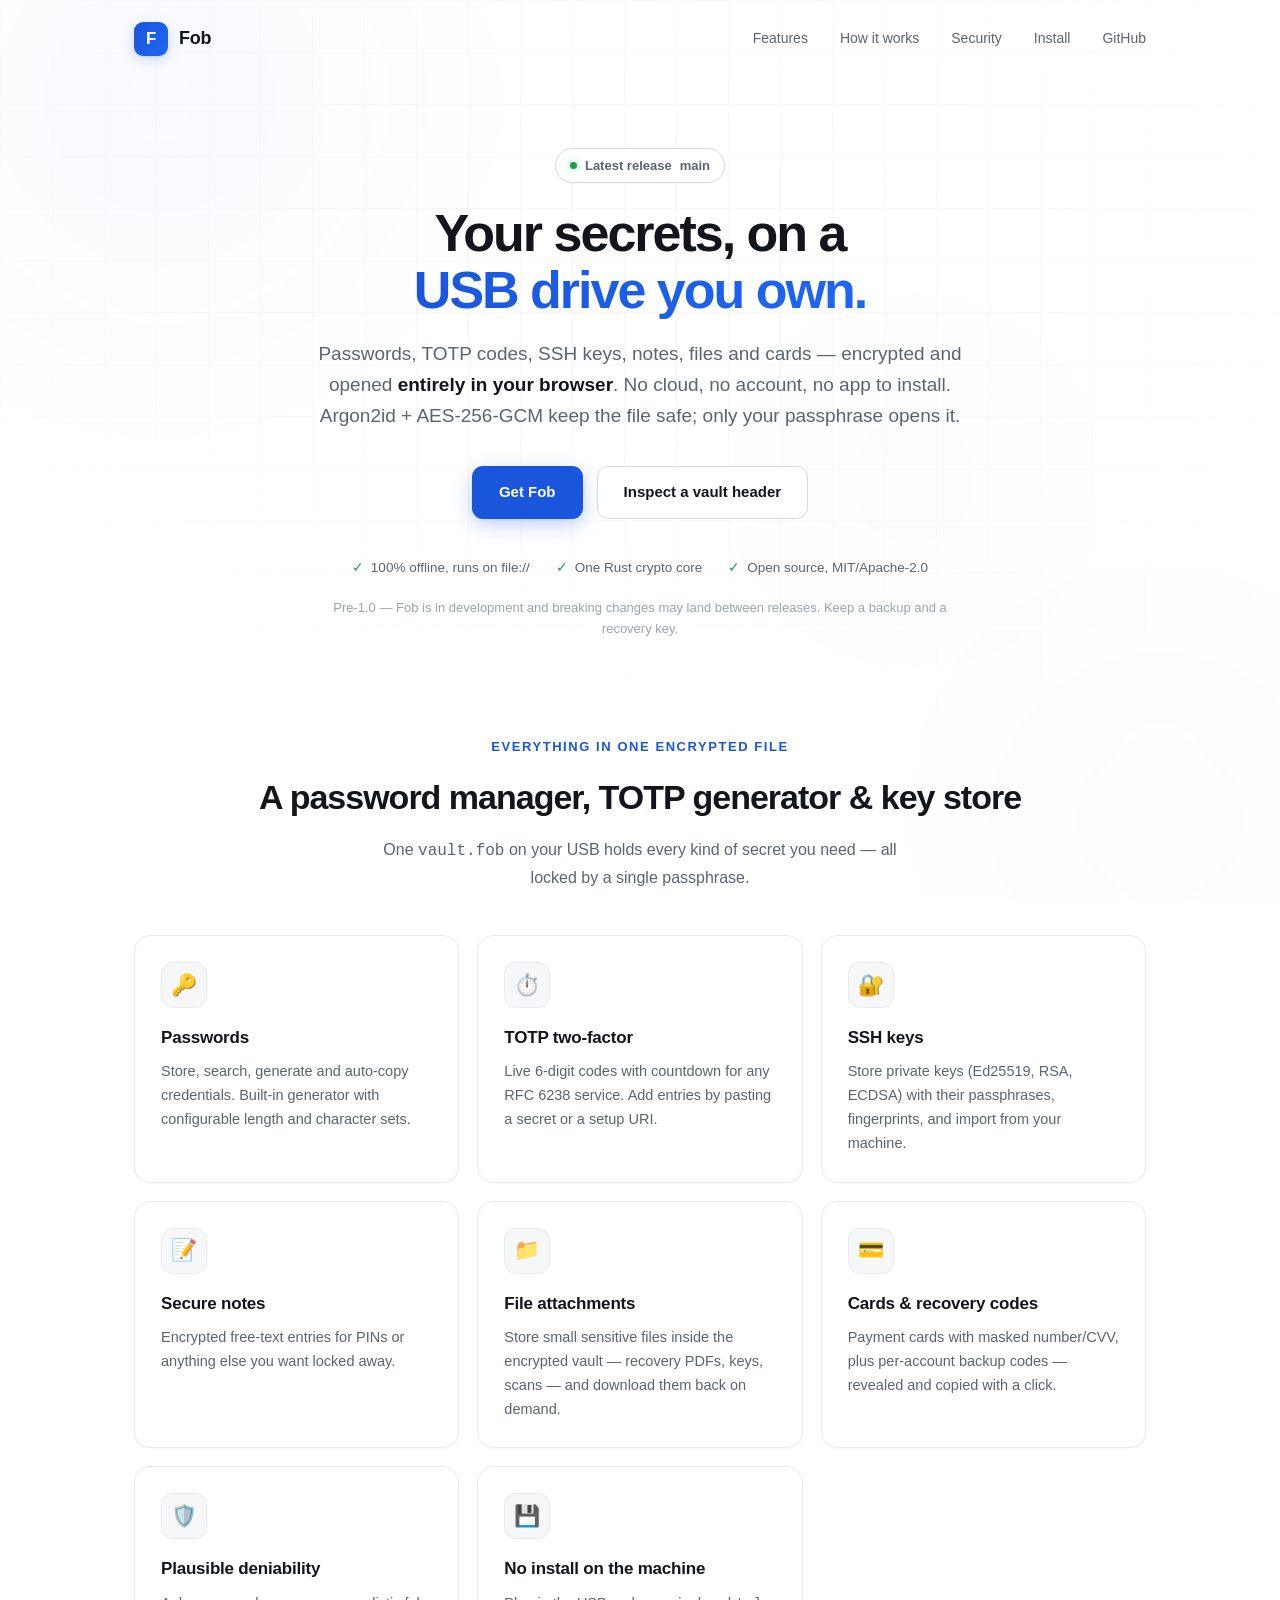
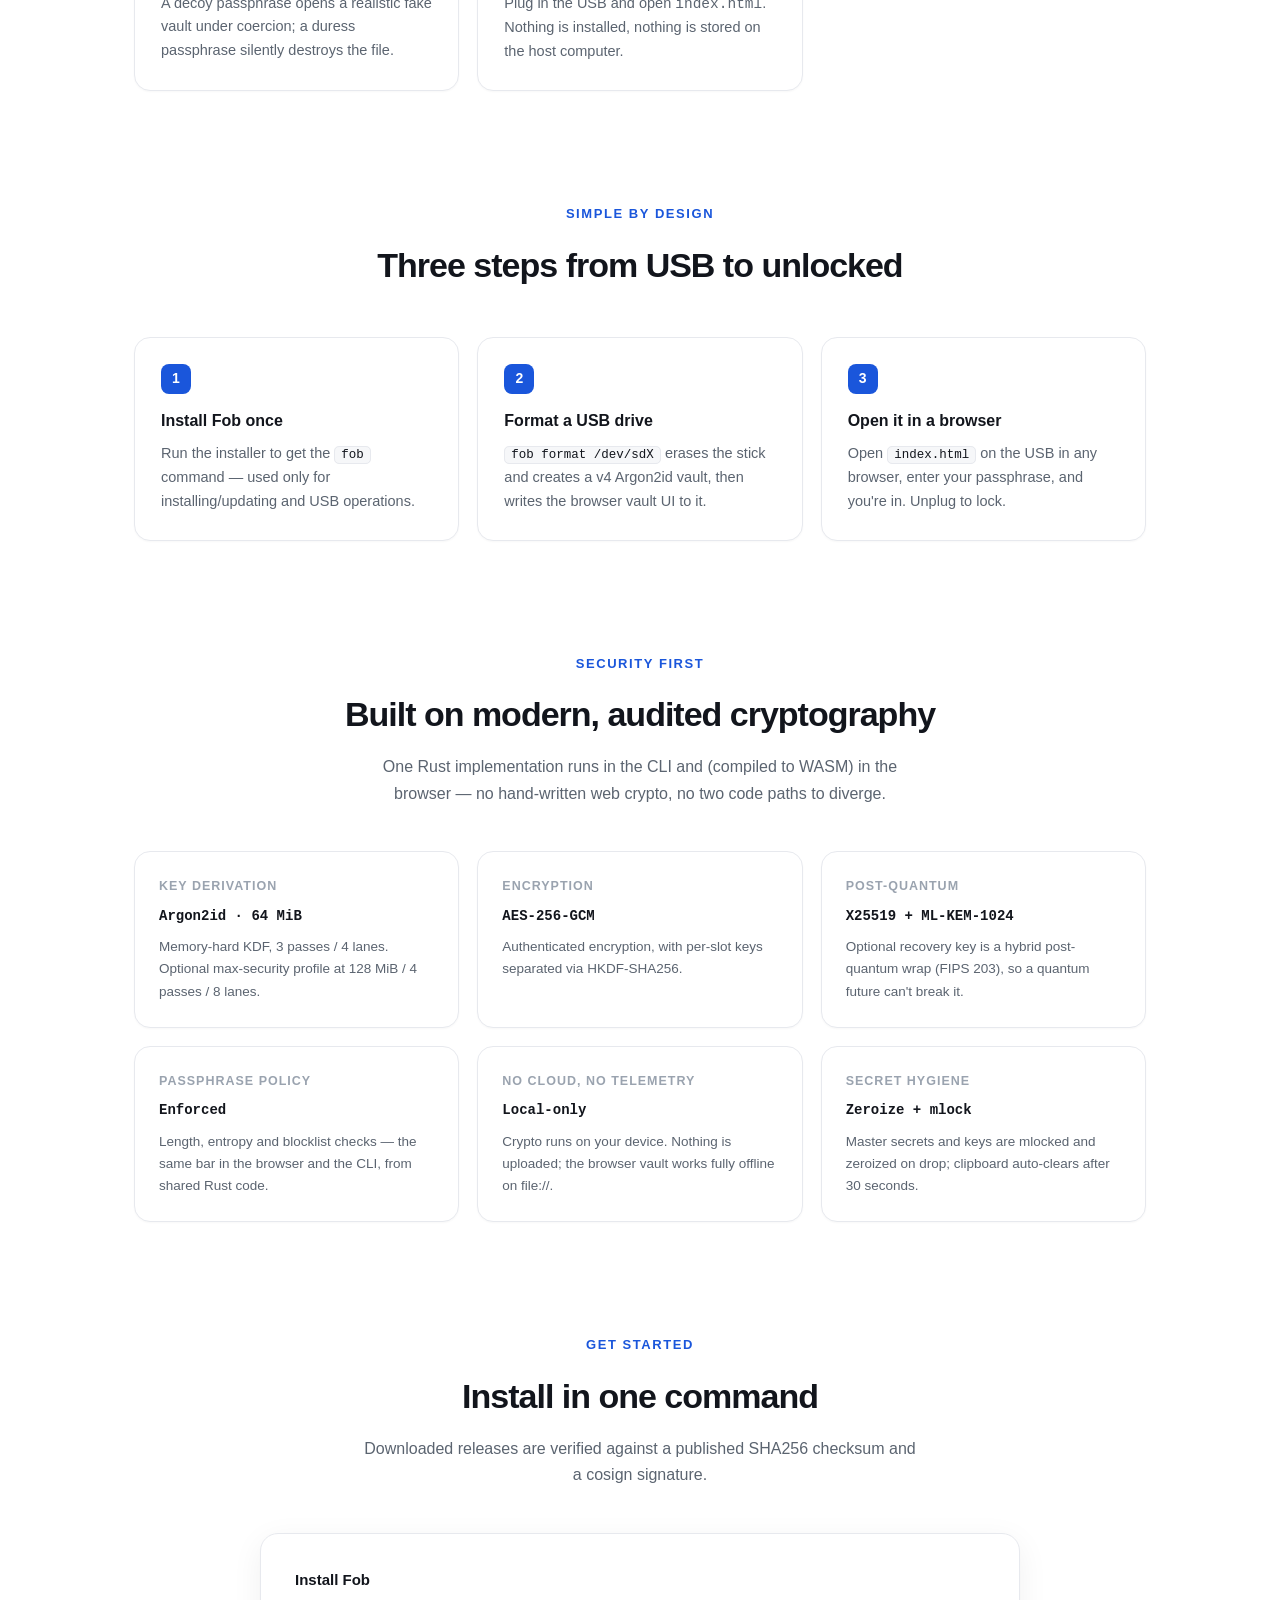
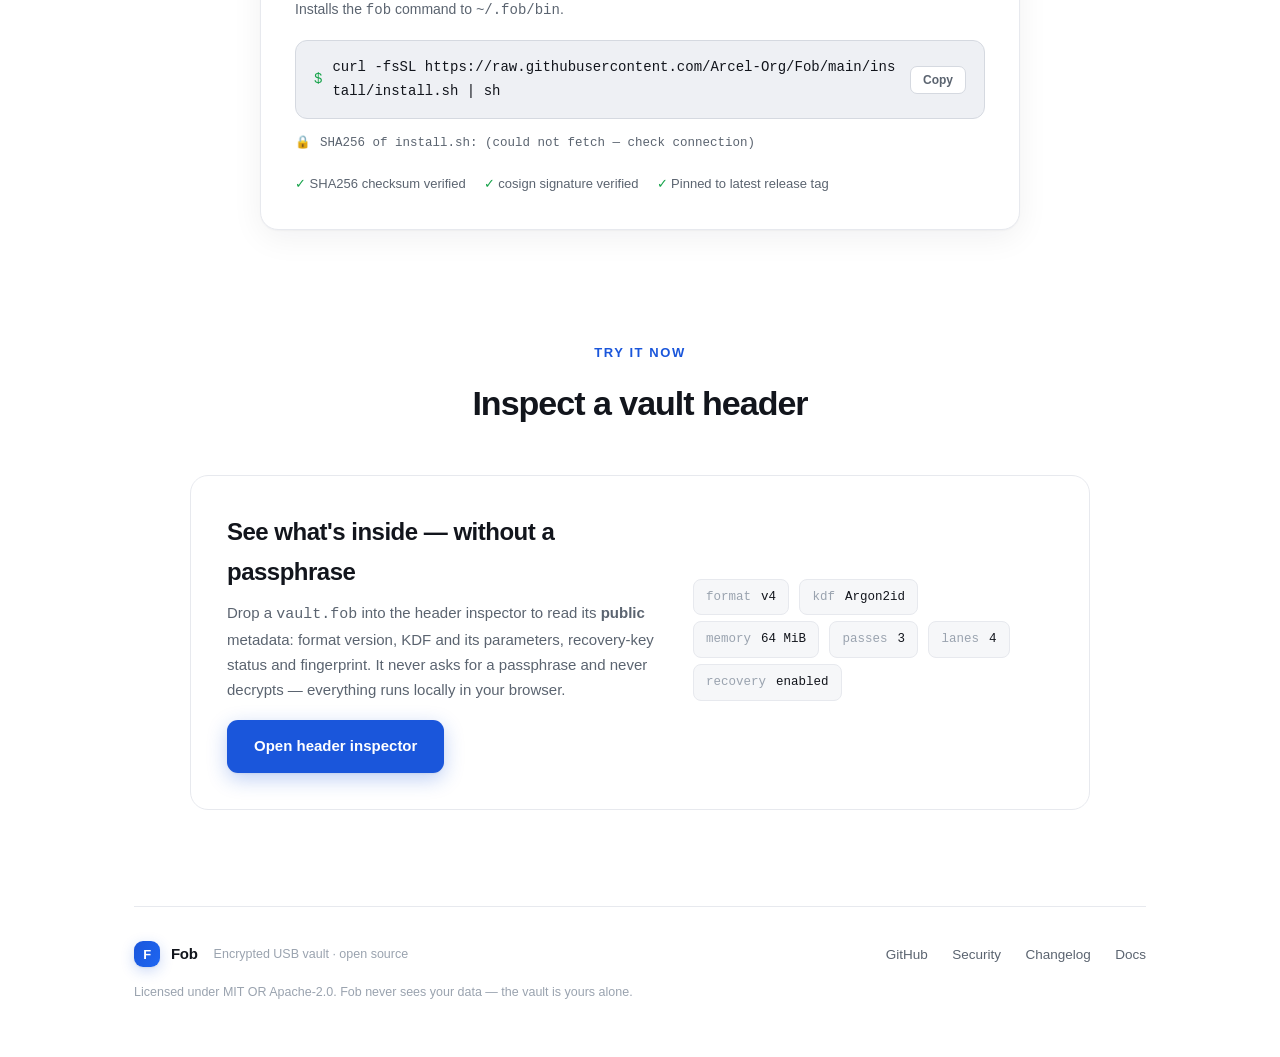
<file: site/index.html>
<!DOCTYPE html>
<html lang="en">
<head>
<meta charset="UTF-8">
<meta name="viewport" content="width=device-width, initial-scale=1.0">
<meta name="description" content="Fob — an encrypted vault that lives on a USB drive. Passwords, TOTP, SSH keys, notes, files and cards, opened entirely in the browser. Argon2id + AES-256-GCM. No cloud, no account.">
<meta http-equiv="Content-Security-Policy" content="default-src 'none'; style-src 'unsafe-inline'; script-src 'unsafe-inline'; img-src data:; connect-src https://api.github.com https://raw.githubusercontent.com; object-src 'none'; base-uri 'none'; form-action 'none';">
<title>Fob — Your encrypted vault, on a USB drive</title>
<style>
  :root{
    --bg:#ffffff; --surface:#ffffff; --surface2:#f6f7f9; --surface3:#eef0f4;
    --border:#e7e9ee; --border2:#d5d9e0;
    --blue:#1a56db; --indigo:#1a56db; --violet:#1e66f2;
    --text:#12151c; --text-2:#5b6470; --text-3:#9aa3af;
    --ok:#16a34a; --ok-dim:#e7f6ed; --warn:#c77400;
    --danger:#d92d20; --danger-dim:#fdeeee;
    --mono:ui-monospace,SFMono-Regular,Menlo,Consolas,monospace;
    --sans:-apple-system,BlinkMacSystemFont,"Segoe UI",Inter,Roboto,sans-serif;
    --grad:linear-gradient(120deg,#1a56db 0%,#1e66f2 100%);
  }
  *{box-sizing:border-box;margin:0;padding:0}
  html{scroll-behavior:smooth}
  body{background:var(--bg);color:var(--text);font:16px/1.65 var(--sans);-webkit-font-smoothing:antialiased;overflow-x:hidden}
  a{color:var(--blue);text-decoration:none}
  a:hover{text-decoration:underline}

  /* backdrop */
  .bg{position:fixed;inset:0;z-index:-1;overflow:hidden}
  .orb{position:absolute;border-radius:50%;filter:blur(110px);opacity:.5;will-change:transform}
  .orb-1{width:640px;height:640px;top:-220px;left:-160px;background:radial-gradient(circle,rgba(26,86,219,.08),transparent 70%);animation:drift1 18s ease-in-out infinite}
  .orb-2{width:520px;height:520px;bottom:-180px;right:-140px;background:radial-gradient(circle,rgba(26,86,219,.05),transparent 70%);animation:drift2 22s ease-in-out infinite}
  .orb-3{width:420px;height:420px;top:30%;left:55%;background:radial-gradient(circle,rgba(26,86,219,.04),transparent 70%);animation:drift3 26s ease-in-out infinite}
  .grid-lines{position:absolute;inset:0;background-image:linear-gradient(var(--border) 1px,transparent 1px),linear-gradient(90deg,var(--border) 1px,transparent 1px);background-size:52px 52px;mask-image:radial-gradient(ellipse 70% 60% at 50% 30%,black 20%,transparent 100%);opacity:.4}
  @keyframes drift1{0%,100%{transform:translate(0,0) scale(1)}50%{transform:translate(6%,-5%) scale(1.08)}}
  @keyframes drift2{0%,100%{transform:translate(0,0) scale(1)}50%{transform:translate(-6%,6%) scale(1.05)}}
  @keyframes drift3{0%,100%{transform:translate(0,0) scale(1)}50%{transform:translate(4%,-3%) scale(1.1)}}

  .wrap{max-width:1060px;margin:0 auto;padding:0 24px}

  /* nav */
  nav{display:flex;align-items:center;gap:10px;padding:22px 0}
  .nav-logo{display:flex;align-items:center;gap:11px;font-weight:700;font-size:18px;letter-spacing:-.3px}
  .nav-logo .mark{width:34px;height:34px;border-radius:9px;background:var(--grad);display:flex;align-items:center;justify-content:center;font-size:17px;color:#fff;box-shadow:0 1px 2px rgba(16,24,40,.06),0 4px 14px rgba(26,86,219,.22)}
  nav .spacer{flex:1}
  nav a.navlink{color:var(--text-2);font-size:14px;font-weight:500;margin-left:22px}
  nav a.navlink:hover{color:var(--text);text-decoration:none}
  .pill{display:inline-flex;align-items:center;gap:7px;font-size:12px;font-weight:600;padding:4px 12px;border-radius:999px;background:var(--ok-dim);border:1px solid rgba(22,163,74,.3);color:var(--ok);white-space:nowrap}

  /* hero */
  .hero{text-align:center;padding:70px 0 40px}
  .hero .eyebrow{display:inline-flex;align-items:center;gap:8px;font-size:13px;font-weight:600;color:var(--text-2);background:var(--surface);border:1px solid var(--border2);padding:6px 14px;border-radius:999px;margin-bottom:22px;box-shadow:0 1px 2px rgba(16,24,40,.04)}
  .hero .eyebrow .dot{width:7px;height:7px;border-radius:50%;background:var(--ok);box-shadow:0 0 8px rgba(22,163,74,.5);animation:pulse 2s infinite}
  @keyframes pulse{0%,100%{opacity:1}50%{opacity:.4}}
  h1{font-size:52px;font-weight:800;letter-spacing:-2px;line-height:1.08;margin-bottom:20px;color:var(--text)}
  h1 .grad{background:var(--grad);-webkit-background-clip:text;background-clip:text;-webkit-text-fill-color:transparent}
  .hero-sub{max-width:660px;margin:0 auto 34px;font-size:19px;color:var(--text-2)}
  .hero-sub b{color:var(--text)}
  .hero-cta{display:flex;gap:14px;justify-content:center;flex-wrap:wrap}
  .btn{display:inline-flex;align-items:center;gap:8px;font-weight:600;font-size:15px;padding:13px 26px;border-radius:11px;transition:all .15s ease;border:1px solid transparent;cursor:pointer}
  .btn:hover{transform:translateY(-1px);text-decoration:none}
  .btn-primary{background:var(--blue);color:#fff;box-shadow:0 1px 2px rgba(16,24,40,.05),0 6px 20px rgba(26,86,219,.28)}
  .btn-primary:hover{box-shadow:0 1px 2px rgba(16,24,40,.05),0 10px 28px rgba(26,86,219,.36)}
  .btn-ghost{background:var(--surface);color:var(--text);border-color:var(--border2)}
  .btn-ghost:hover{background:var(--surface2)}
  .hero-foot{display:flex;gap:26px;justify-content:center;margin-top:38px;color:var(--text-2);font-size:13.5px;flex-wrap:wrap}
  .hero-foot span{display:inline-flex;align-items:center;gap:7px}
  .hero-foot .check{color:var(--ok)}
  .dev-note{margin:18px auto 0;max-width:660px;font-size:13px;color:var(--text-3)}

  /* sections */
  section{padding:56px 0}
  .section-head{text-align:center;margin-bottom:44px}
  .section-head .kicker{font-size:13px;font-weight:700;letter-spacing:.12em;text-transform:uppercase;color:var(--blue);margin-bottom:12px}
  h2{font-size:34px;font-weight:800;letter-spacing:-1px;margin-bottom:12px}
  .section-head p{color:var(--text-2);max-width:560px;margin:0 auto;font-size:16px}

  .features{display:grid;grid-template-columns:repeat(3,1fr);gap:18px}
  @media(max-width:820px){.features{grid-template-columns:1fr}}
  .feature{background:var(--surface);border:1px solid var(--border);border-radius:16px;padding:26px;transition:all .18s ease;box-shadow:0 1px 2px rgba(16,24,40,.03)}
  .feature:hover{transform:translateY(-3px);border-color:var(--border2);background:var(--surface2);box-shadow:0 4px 20px rgba(16,24,40,.06)}
  .feature .ico{width:46px;height:46px;border-radius:12px;background:var(--surface2);border:1px solid var(--border);display:flex;align-items:center;justify-content:center;margin-bottom:16px;color:var(--blue);font-size:21px}
  .feature h3{font-size:17px;font-weight:700;margin-bottom:8px;letter-spacing:-.2px}
  .feature p{color:var(--text-2);font-size:14.5px}

  .how{display:grid;grid-template-columns:repeat(3,1fr);gap:18px}
  @media(max-width:820px){.how{grid-template-columns:1fr}}
  .step{background:var(--surface);border:1px solid var(--border);border-radius:16px;padding:26px;position:relative;box-shadow:0 1px 2px rgba(16,24,40,.03)}
  .step .num{width:30px;height:30px;border-radius:8px;background:var(--blue);color:#fff;font-weight:700;font-size:14px;display:flex;align-items:center;justify-content:center;margin-bottom:14px}
  .step h3{font-size:16px;font-weight:700;margin-bottom:8px}
  .step p{color:var(--text-2);font-size:14.5px}
  .step code{font-family:var(--mono);font-size:12.5px;background:var(--surface2);border:1px solid var(--border);border-radius:5px;padding:1px 6px;color:var(--text)}

  .security{display:grid;grid-template-columns:repeat(3,1fr);gap:18px}
  @media(max-width:820px){.security{grid-template-columns:1fr}}
  .sec-item{background:var(--surface);border:1px solid var(--border);border-radius:16px;padding:24px;box-shadow:0 1px 2px rgba(16,24,40,.03)}
  .sec-item .k{font-size:12.5px;font-weight:700;letter-spacing:.08em;text-transform:uppercase;color:var(--text-3);margin-bottom:8px}
  .sec-item .v{font-family:var(--mono);font-size:14px;color:var(--text);font-weight:600}
  .sec-item .d{font-size:13.5px;color:var(--text-2);margin-top:8px}

  /* install */
  .install-box{background:var(--surface);border:1px solid var(--border);border-radius:18px;padding:34px;max-width:760px;margin:0 auto;box-shadow:0 1px 2px rgba(16,24,40,.04),0 8px 32px rgba(16,24,40,.06)}
  .install-box h3{font-size:15px;font-weight:600;margin-bottom:6px}
  .install-box .desc{color:var(--text-2);font-size:14px;margin-bottom:18px}
  .cmd{position:relative;display:flex;align-items:center;background:var(--surface3);border:1px solid var(--border2);border-radius:12px;padding:15px 18px}
  .cmd .prompt{color:var(--ok);font-family:var(--mono);font-size:14px;margin-right:10px;user-select:none}
  .cmd .txt{font-family:var(--mono);font-size:14px;color:var(--text);word-break:break-all;flex:1}
  .cmd .copy{background:var(--surface);border:1px solid var(--border2);color:var(--text-2);font-size:12px;font-weight:600;padding:6px 12px;border-radius:7px;cursor:pointer;margin-left:12px;flex-shrink:0;transition:all .15s}
  .cmd .copy:hover{color:var(--text);border-color:var(--blue)}
  .cmd .copy.copied{background:var(--ok-dim);color:var(--ok);border-color:rgba(22,163,74,.4)}
  .hash-line{display:flex;align-items:center;gap:9px;font-family:var(--mono);font-size:12.5px;color:var(--text-2);margin-top:14px;word-break:break-all}
  .hash-line .lock{color:var(--ok);flex-shrink:0}
  .install-foot{display:flex;gap:18px;margin-top:20px;color:var(--text-2);font-size:13px;flex-wrap:wrap}
  .install-foot .tick{color:var(--ok)}

  /* inspector callout */
  .tool{display:grid;grid-template-columns:1.1fr .9fr;gap:26px;align-items:center;background:var(--surface);border:1px solid var(--border);border-radius:18px;padding:36px;max-width:900px;margin:0 auto}
  @media(max-width:820px){.tool{grid-template-columns:1fr}}
  .tool h3{font-size:24px;font-weight:800;letter-spacing:-.5px;margin-bottom:10px}
  .tool p{color:var(--text-2);font-size:15px;margin-bottom:18px}
  .tool .chip{display:inline-flex;gap:10px;align-items:center;font-family:var(--mono);font-size:12.5px;background:var(--surface2);border:1px solid var(--border);border-radius:8px;padding:7px 12px;color:var(--text-2);margin:0 6px 6px 0}
  .tool .chip .lbl{color:var(--text-3)}
  .tool .chip .val{color:var(--text)}

  footer{border-top:1px solid var(--border);padding:34px 0 60px;margin-top:40px}
  footer .row{display:flex;align-items:center;gap:16px;flex-wrap:wrap}
  footer .spacer{flex:1}
  footer .links a{color:var(--text-2);font-size:13.5px;margin-left:20px}
  footer .links a:hover{color:var(--text);text-decoration:none}
  footer .fine{color:var(--text-3);font-size:12.5px;margin-top:14px}

  @media(max-width:700px){h1{font-size:38px}.wrap{padding:0 18px}.section-head h2{font-size:28px}}
</style>
</head>
<body>
<div class="bg">
  <div class="orb orb-1"></div><div class="orb orb-2"></div><div class="orb orb-3"></div>
  <div class="grid-lines"></div>
</div>

<div class="wrap">
  <nav>
    <div class="nav-logo"><div class="mark">F</div> Fob</div>
    <div class="spacer"></div>
    <a class="navlink" href="#features">Features</a>
    <a class="navlink" href="#how">How it works</a>
    <a class="navlink" href="#security">Security</a>
    <a class="navlink" href="#install">Install</a>
    <a class="navlink" href="https://github.com/Arcel-Org/Fob">GitHub</a>
  </nav>

  <div class="hero">
    <div class="eyebrow"><span class="dot"></span>Latest release <b id="version-badge">…</b></div>
    <h1>Your secrets, on a<br><span class="grad">USB drive you own.</span></h1>
    <p class="hero-sub">Passwords, TOTP codes, SSH keys, notes, files and cards — encrypted and opened <b>entirely in your browser</b>. No cloud, no account, no app to install. Argon2id + AES-256-GCM keep the file safe; only your passphrase opens it.</p>
    <div class="hero-cta">
      <a class="btn btn-primary" href="#install">Get Fob</a>
      <a class="btn btn-ghost" href="header-inspector.html">Inspect a vault header</a>
    </div>
    <div class="hero-foot">
      <span><span class="check">✓</span> 100% offline, runs on file://</span>
      <span><span class="check">✓</span> One Rust crypto core</span>
      <span><span class="check">✓</span> Open source, MIT/Apache-2.0</span>
    </div>
    <p class="dev-note">Pre-1.0 — Fob is in development and breaking changes may land between releases. Keep a backup and a recovery key.</p>
  </div>

  <section id="features">
    <div class="section-head">
      <div class="kicker">Everything in one encrypted file</div>
      <h2>A password manager, TOTP generator &amp; key store</h2>
      <p>One <code>vault.fob</code> on your USB holds every kind of secret you need — all locked by a single passphrase.</p>
    </div>
    <div class="features">
      <div class="feature">
        <div class="ico">🔑</div>
        <h3>Passwords</h3>
        <p>Store, search, generate and auto-copy credentials. Built-in generator with configurable length and character sets.</p>
      </div>
      <div class="feature">
        <div class="ico">⏱️</div>
        <h3>TOTP two-factor</h3>
        <p>Live 6-digit codes with countdown for any RFC&nbsp;6238 service. Add entries by pasting a secret or a setup URI.</p>
      </div>
      <div class="feature">
        <div class="ico">🔐</div>
        <h3>SSH keys</h3>
        <p>Store private keys (Ed25519, RSA, ECDSA) with their passphrases, fingerprints, and import from your machine.</p>
      </div>
      <div class="feature">
        <div class="ico">📝</div>
        <h3>Secure notes</h3>
        <p>Encrypted free-text entries for PINs or anything else you want locked away.</p>
      </div>
      <div class="feature">
        <div class="ico">📁</div>
        <h3>File attachments</h3>
        <p>Store small sensitive files inside the encrypted vault — recovery PDFs, keys, scans — and download them back on demand.</p>
      </div>
      <div class="feature">
        <div class="ico">💳</div>
        <h3>Cards &amp; recovery codes</h3>
        <p>Payment cards with masked number/CVV, plus per-account backup codes — revealed and copied with a click.</p>
      </div>
      <div class="feature">
        <div class="ico">🛡️</div>
        <h3>Plausible deniability</h3>
        <p>A decoy passphrase opens a realistic fake vault under coercion; a duress passphrase silently destroys the file.</p>
      </div>
      <div class="feature">
        <div class="ico">💾</div>
        <h3>No install on the machine</h3>
        <p>Plug in the USB and open <code>index.html</code>. Nothing is installed, nothing is stored on the host computer.</p>
      </div>
    </div>
  </section>

  <section id="how">
    <div class="section-head">
      <div class="kicker">Simple by design</div>
      <h2>Three steps from USB to unlocked</h2>
    </div>
    <div class="how">
      <div class="step">
        <div class="num">1</div>
        <h3>Install Fob once</h3>
        <p>Run the installer to get the <code>fob</code> command — used only for installing/updating and USB operations.</p>
      </div>
      <div class="step">
        <div class="num">2</div>
        <h3>Format a USB drive</h3>
        <p><code>fob format /dev/sdX</code> erases the stick and creates a v4 Argon2id vault, then writes the browser vault UI to it.</p>
      </div>
      <div class="step">
        <div class="num">3</div>
        <h3>Open it in a browser</h3>
        <p>Open <code>index.html</code> on the USB in any browser, enter your passphrase, and you're in. Unplug to lock.</p>
      </div>
    </div>
  </section>

  <section id="security">
    <div class="section-head">
      <div class="kicker">Security first</div>
      <h2>Built on modern, audited cryptography</h2>
      <p>One Rust implementation runs in the CLI and (compiled to WASM) in the browser — no hand-written web crypto, no two code paths to diverge.</p>
    </div>
    <div class="security">
      <div class="sec-item">
        <div class="k">Key derivation</div>
        <div class="v">Argon2id · 64 MiB</div>
        <div class="d">Memory-hard KDF, 3 passes / 4 lanes. Optional max-security profile at 128 MiB / 4 passes / 8 lanes.</div>
      </div>
      <div class="sec-item">
        <div class="k">Encryption</div>
        <div class="v">AES-256-GCM</div>
        <div class="d">Authenticated encryption, with per-slot keys separated via HKDF-SHA256.</div>
      </div>
      <div class="sec-item">
        <div class="k">Post-quantum</div>
        <div class="v">X25519 + ML-KEM-1024</div>
        <div class="d">Optional recovery key is a hybrid post-quantum wrap (FIPS&nbsp;203), so a quantum future can't break it.</div>
      </div>
      <div class="sec-item">
        <div class="k">Passphrase policy</div>
        <div class="v">Enforced</div>
        <div class="d">Length, entropy and blocklist checks — the same bar in the browser and the CLI, from shared Rust code.</div>
      </div>
      <div class="sec-item">
        <div class="k">No cloud, no telemetry</div>
        <div class="v">Local-only</div>
        <div class="d">Crypto runs on your device. Nothing is uploaded; the browser vault works fully offline on file://.</div>
      </div>
      <div class="sec-item">
        <div class="k">Secret hygiene</div>
        <div class="v">Zeroize + mlock</div>
        <div class="d">Master secrets and keys are mlocked and zeroized on drop; clipboard auto-clears after 30 seconds.</div>
      </div>
    </div>
  </section>

  <section id="install">
    <div class="section-head">
      <div class="kicker">Get started</div>
      <h2>Install in one command</h2>
      <p>Downloaded releases are verified against a published SHA256 checksum and a cosign signature.</p>
    </div>
    <div class="install-box">
      <h3>Install Fob</h3>
      <p class="desc">Installs the <code>fob</code> command to <code>~/.fob/bin</code>.</p>
      <div class="cmd">
        <span class="prompt">$</span>
        <span class="txt" id="install-cmd">curl -fsSL https://raw.githubusercontent.com/Arcel-Org/Fob/main/install/install.sh | sh</span>
        <button class="copy" id="copy-btn">Copy</button>
      </div>
      <div class="hash-line"><span class="lock">🔒</span><span id="install-hash">SHA256 of install.sh: …</span></div>
      <div class="install-foot">
        <span><span class="tick">✓</span> SHA256 checksum verified</span>
        <span><span class="tick">✓</span> cosign signature verified</span>
        <span><span class="tick">✓</span> Pinned to latest release tag</span>
      </div>
    </div>
  </section>

  <section>
    <div class="section-head">
      <div class="kicker">Try it now</div>
      <h2>Inspect a vault header</h2>
    </div>
    <div class="tool">
      <div>
        <h3>See what's inside — without a passphrase</h3>
        <p>Drop a <code>vault.fob</code> into the header inspector to read its <b>public</b> metadata: format version, KDF and its parameters, recovery-key status and fingerprint. It never asks for a passphrase and never decrypts — everything runs locally in your browser.</p>
        <a class="btn btn-primary" href="header-inspector.html">Open header inspector</a>
      </div>
      <div>
        <div class="chip"><span class="lbl">format</span> <span class="val">v4</span></div>
        <div class="chip"><span class="lbl">kdf</span> <span class="val">Argon2id</span></div>
        <div class="chip"><span class="lbl">memory</span> <span class="val">64 MiB</span></div>
        <div class="chip"><span class="lbl">passes</span> <span class="val">3</span></div>
        <div class="chip"><span class="lbl">lanes</span> <span class="val">4</span></div>
        <div class="chip"><span class="lbl">recovery</span> <span class="val">enabled</span></div>
      </div>
    </div>
  </section>

  <footer>
    <div class="row">
      <div class="nav-logo" style="font-size:15px"><div class="mark" style="width:26px;height:26px;font-size:13px">F</div> Fob</div>
      <span class="fine" style="margin-top:0">Encrypted USB vault · open source</span>
      <div class="spacer"></div>
      <div class="links">
        <a href="https://github.com/Arcel-Org/Fob">GitHub</a>
        <a href="https://github.com/Arcel-Org/Fob/security">Security</a>
        <a href="https://github.com/Arcel-Org/Fob/blob/main/CHANGELOG.md">Changelog</a>
        <a href="https://github.com/Arcel-Org/Fob/blob/main/README.md">Docs</a>
      </div>
    </div>
    <div class="fine">Licensed under MIT OR Apache-2.0. Fob never sees your data — the vault is yours alone.</div>
  </footer>
</div>

<script>
'use strict';
(function(){
  const el = id => document.getElementById(id);
  let currentTag = "main";

  async function refresh(){
    try {
      const r = await fetch("https://api.github.com/repos/Arcel-Org/Fob/releases/latest", {headers:{Accept:"application/vnd.github+json"}});
      if (!r.ok) throw new Error("no release");
      const j = await r.json();
      currentTag = j.tag_name || "main";
      el("version-badge").textContent = currentTag;
      el("install-cmd").textContent =
        `curl -fsSL https://raw.githubusercontent.com/Arcel-Org/Fob/${currentTag}/install/install.sh | sh`;
      const sh = await fetch(`https://raw.githubusercontent.com/Arcel-Org/Fob/${currentTag}/install/install.sh`);
      const text = await sh.text();
      const digest = await crypto.subtle.digest("SHA-256", new TextEncoder().encode(text));
      const hex = [...new Uint8Array(digest)].map(b=>b.toString(16).padStart(2,"0")).join("");
      el("install-hash").textContent = `SHA256 of install.sh (${currentTag}): ${hex}`;
    } catch(e) {
      // No release yet or offline — fall back to the main branch command.
      el("version-badge").textContent = "main";
      el("install-cmd").textContent =
        `curl -fsSL https://raw.githubusercontent.com/Arcel-Org/Fob/main/install/install.sh | sh`;
      el("install-hash").textContent = "SHA256 of install.sh: (could not fetch — check connection)";
    }
  }

  const copyBtn = el("copy-btn");
  if (copyBtn) {
    copyBtn.addEventListener("click", async () => {
      try {
        await navigator.clipboard.writeText(el("install-cmd").textContent);
        copyBtn.textContent = "Copied";
        copyBtn.classList.add("copied");
        setTimeout(() => { copyBtn.textContent = "Copy"; copyBtn.classList.remove("copied"); }, 1800);
      } catch(e) {
        copyBtn.textContent = "Copy failed";
      }
    });
  }

  refresh();
})();
</script>
</body>
</html>
</file>
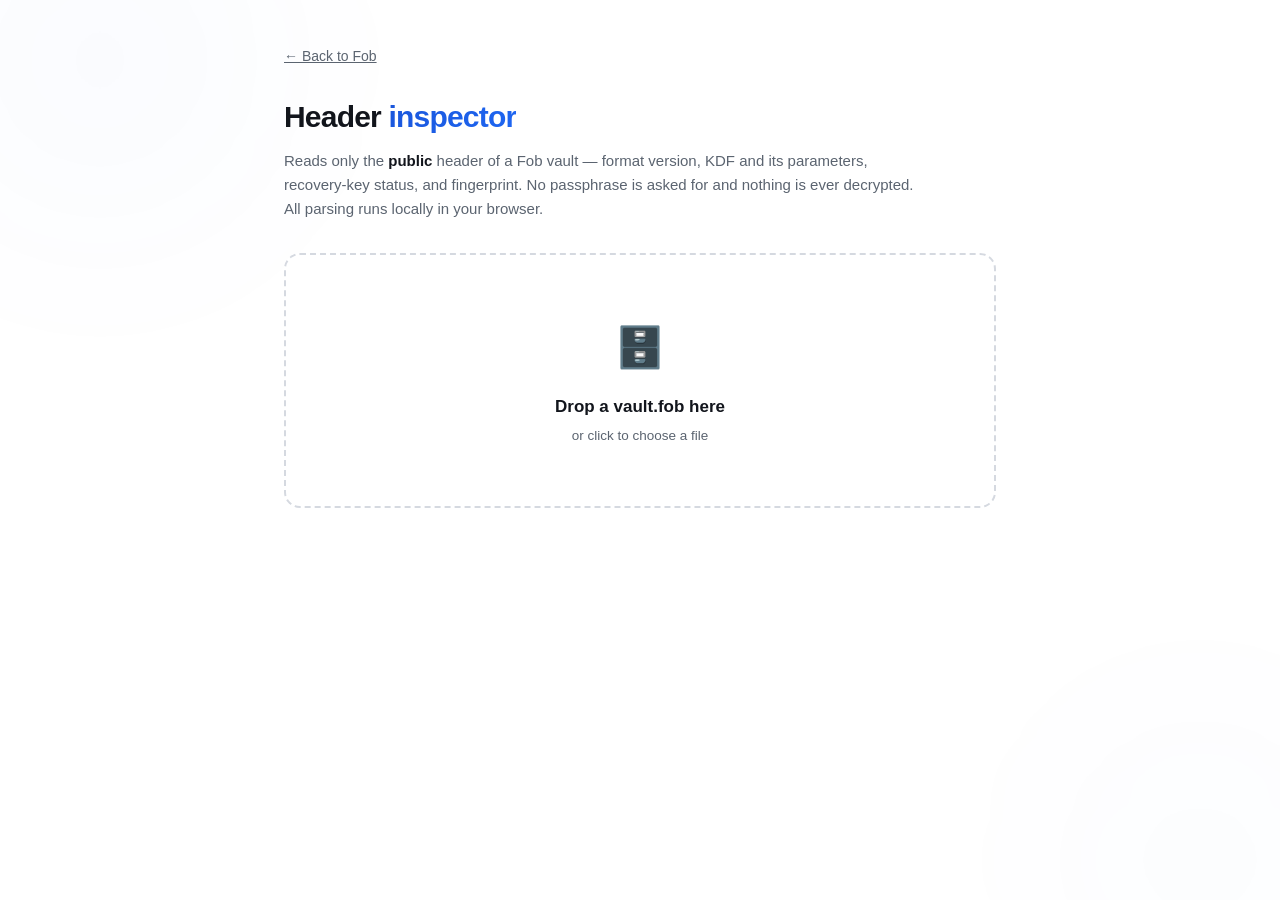
<file: site/header-inspector.template.html>
<!DOCTYPE html>
<html lang="en">
<head>
<meta charset="UTF-8">
<meta name="viewport" content="width=device-width, initial-scale=1.0">
<meta http-equiv="Content-Security-Policy" content="default-src 'none'; style-src 'unsafe-inline'; script-src 'unsafe-inline' 'wasm-unsafe-eval'; img-src data:; connect-src 'self'; object-src 'none'; base-uri 'none'; form-action 'none';">
<title>Fob — Header Inspector</title>
<style>
  :root{
    --bg:#ffffff; --surface:#ffffff; --surface2:#f6f7f9; --surface3:#eef0f4;
    --border:#e7e9ee; --border2:#d5d9e0;
    --blue:#1a56db; --indigo:#1a56db; --violet:#1e66f2;
    --text:#12151c; --text-2:#5b6470; --text-3:#9aa3af;
    --ok:#16a34a; --warn:#c77400; --danger:#d92d20;
    --mono:ui-monospace,SFMono-Regular,Menlo,Consolas,monospace;
    --sans:-apple-system,BlinkMacSystemFont,"Segoe UI",Inter,Roboto,sans-serif;
    --grad:linear-gradient(120deg,#1a56db 0%,#1e66f2 100%);
  }
  *{box-sizing:border-box;margin:0;padding:0}
  body{background:var(--bg);color:var(--text);font:15px/1.6 var(--sans);-webkit-font-smoothing:antialiased;min-height:100vh}
  .bg{position:fixed;inset:0;z-index:-1;overflow:hidden}
  .orb{position:absolute;border-radius:50%;filter:blur(100px);opacity:.5}
  .orb-1{width:520px;height:520px;top:-200px;left:-160px;background:radial-gradient(circle,rgba(26,86,219,.07),transparent 70%)}
  .orb-2{width:440px;height:440px;bottom:-180px;right:-140px;background:radial-gradient(circle,rgba(26,86,219,.05),transparent 70%)}
  .wrap{max-width:760px;margin:0 auto;padding:44px 24px 80px}
  .back{display:inline-flex;align-items:center;gap:7px;color:var(--text-2);font-size:14px;font-weight:500;margin-bottom:26px}
  .back:hover{color:var(--text);text-decoration:none}
  h1{font-size:30px;font-weight:800;letter-spacing:-.8px;margin-bottom:8px}
  h1 .grad{background:var(--grad);-webkit-background-clip:text;background-clip:text;-webkit-text-fill-color:transparent}
  .sub{color:var(--text-2);font-size:15px;max-width:640px}
  .sub b{color:var(--text)}
  #drop{background:var(--surface);border:2px dashed var(--border2);border-radius:16px;padding:60px 20px;text-align:center;color:var(--text-2);margin:32px 0 8px;transition:all .2s ease;cursor:pointer}
  #drop:hover{border-color:var(--blue);background:var(--surface2)}
  #drop.over{border-color:var(--blue);background:var(--surface2);transform:scale(1.01)}
  #drop .big{font-size:40px;margin-bottom:14px}
  #drop .t{font-size:17px;font-weight:600;color:var(--text);margin-bottom:4px}
  #drop .s{font-size:13.5px}
  #file{display:none}
  table{width:100%;border-collapse:collapse;background:var(--surface);border:1px solid var(--border);border-radius:14px;overflow:hidden;margin-top:20px;box-shadow:0 1px 2px rgba(16,24,40,.03)}
  tr{border-top:1px solid var(--border)}
  tr:first-child{border-top:none}
  td{padding:14px 18px;font-size:14px}
  td:first-child{color:var(--text-2);width:42%;white-space:nowrap;font-weight:500}
  td:last-child{font-family:var(--mono);font-size:13px}
  .pill{display:inline-block;padding:3px 12px;border-radius:999px;font-size:12px;font-weight:700}
  .v4{background:var(--ok-dim);color:var(--ok)}
  .ok{color:var(--ok)}
  .warn{color:var(--warn)}
  .bad{color:var(--danger)}
  .muted{color:var(--text-2)}
  .note{display:flex;gap:10px;align-items:flex-start;background:var(--surface2);border:1px solid var(--border);border-radius:12px;padding:16px 18px;margin-top:18px;color:var(--text-2);font-size:13.5px}
  .note .shield{font-size:18px;flex-shrink:0}
  #err{display:none;background:var(--danger-dim);border:1px solid var(--danger);color:var(--danger);border-radius:12px;padding:16px 18px;margin-top:20px;font-size:14px}
</style>
</head>
<body>
<div class="bg"><div class="orb orb-1"></div><div class="orb orb-2"></div></div>
<div class="wrap">
  <a class="back" href="index.html">← Back to Fob</a>
  <h1>Header <span class="grad">inspector</span></h1>
  <p class="sub">Reads only the <b>public</b> header of a Fob vault — format version, KDF and its parameters, recovery-key status, and fingerprint. No passphrase is asked for and nothing is ever decrypted. All parsing runs locally in your browser.</p>

  <div id="drop">
    <div class="big">🗄️</div>
    <div class="t">Drop a vault.fob here</div>
    <div class="s">or click to choose a file</div>
  </div>
  <input type="file" id="file" accept=".fob,application/octet-stream">

  <div id="result" style="display:none">
    <table>
      <tr><td>Format version</td><td><span id="r-version"></span></td></tr>
      <tr><td>KDF algorithm</td><td><span id="r-kdf"></span></td></tr>
      <tr><td>Argon2id memory</td><td><span id="r-mem"></span></td></tr>
      <tr><td>Argon2id time cost</td><td><span id="r-time"></span></td></tr>
      <tr><td>Argon2id parallelism</td><td><span id="r-par"></span></td></tr>
      <tr><td>Recovery key</td><td><span id="r-recov"></span></td></tr>
      <tr><td>Fingerprint</td><td><span id="r-fp"></span></td></tr>
    </table>
    <div class="note"><span class="shield">🛡️</span><span>This is <b>public metadata</b> — anyone who has the file can read it. The vault contents (passwords, codes, keys) are encrypted and cannot be read without your passphrase, which is never handled here.</span></div>
  </div>
  <div id="err"></div>
</div>


<!--FOBWASM_INLINE_MARKER-->


<script>
'use strict';
const drop = document.getElementById('drop');
const fileInput = document.getElementById('file');

drop.addEventListener('click', () => fileInput.click());
drop.addEventListener('dragover', e => { e.preventDefault(); drop.classList.add('over'); });
drop.addEventListener('dragleave', () => drop.classList.remove('over'));
drop.addEventListener('drop', e => {
  e.preventDefault(); drop.classList.remove('over');
  if (e.dataTransfer.files[0]) inspect(e.dataTransfer.files[0]);
});
fileInput.addEventListener('change', () => { if (fileInput.files[0]) inspect(fileInput.files[0]); });

function setText(id, v){ document.getElementById(id).textContent = v; }
function show(ok, msg){
  const err = document.getElementById('err');
  const res = document.getElementById('result');
  if (ok){ err.style.display='none'; res.style.display='block'; }
  else { res.style.display='none'; err.style.display='block'; err.textContent = msg; }
}

function inspect(file){
  file.arrayBuffer().then(buf => {
    const bytes = new Uint8Array(buf);
    let h;
    try { h = FobWasm.parse_header(bytes); }
    catch(e){
      // wasm-bindgen throws the Rust error as a string (not an Error), so
      // e.message is undefined for it — read the value itself.
      const msg = (e && e.message) ? e.message : String(e || 'unknown error');
      show(false, 'Not a valid Fob vault: ' + msg);
      return;
    }

    const isV4 = h.formatVersion === 4;
    setText('r-version', isV4
      ? `<span class="pill v4">v${h.formatVersion} · Argon2id</span>`
      : `v${h.formatVersion}`);
    setText('r-kdf', h.kdfAlgorithm);
    const memKib = h.argon2MemoryKib;
    const memMb = (memKib / 1024).toFixed(0);
    setText('r-mem', `${memKib.toLocaleString()} KiB (${memMb} MiB)`);
    setText('r-time', String(h.kdfTimeCost));
    setText('r-par', String(h.argon2Parallelism));
    setText('r-recov', h.recoveryEnabled
      ? '<span class="ok">Enabled — recovery key was generated</span>'
      : '<span class="muted">Disabled</span>');
    setText('r-fp', h.fingerprint || '—');
    show(true);
  }).catch(() => show(false, 'Could not read that file.'));
}
</script>
</body>
</html>
</file>
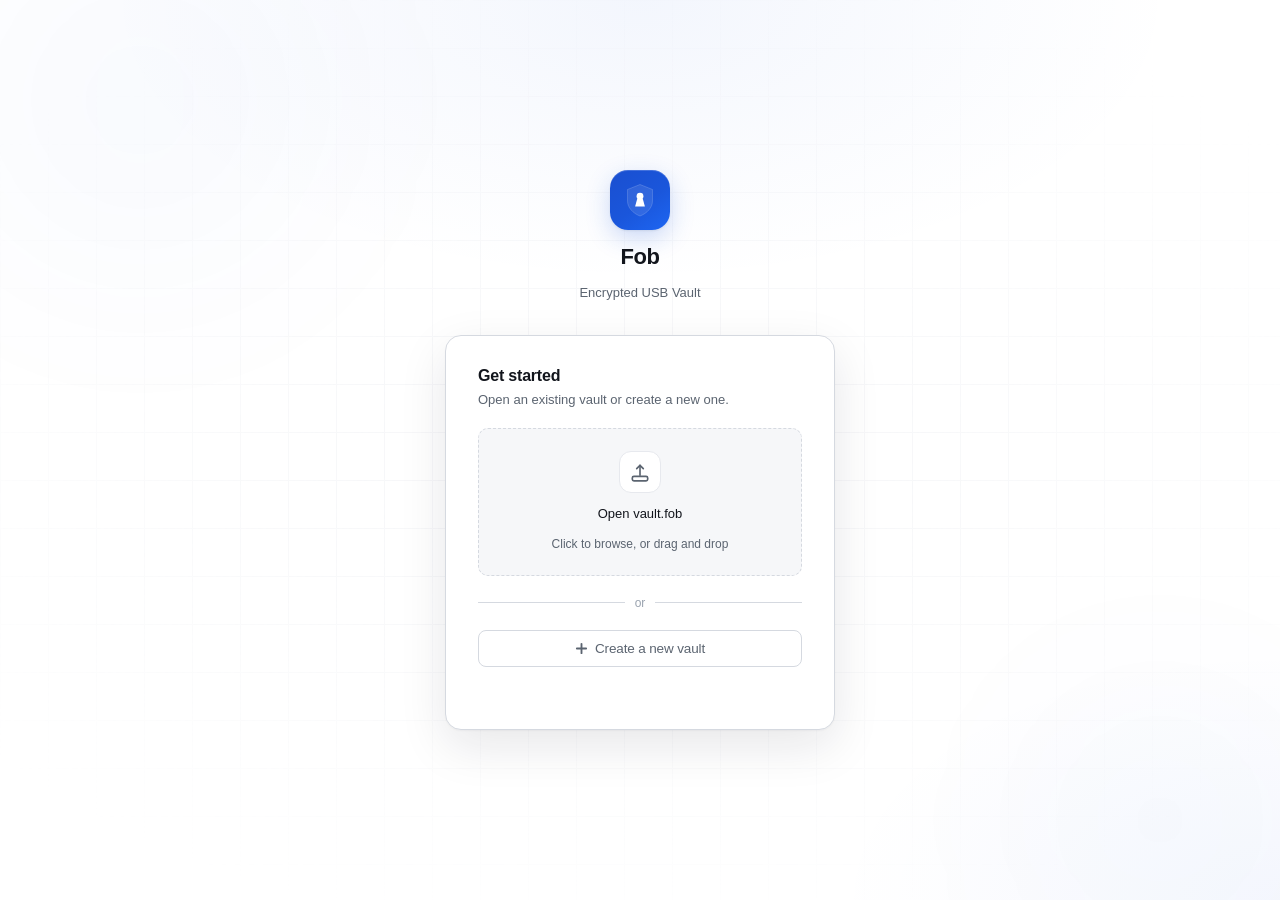
<file: web/index.template.html>
<!DOCTYPE html>
<html lang="en">
<head>
<meta charset="UTF-8">
<meta name="viewport" content="width=device-width, initial-scale=1.0">
<meta http-equiv="Content-Security-Policy" content="default-src 'none'; style-src 'unsafe-inline'; script-src 'unsafe-inline' 'wasm-unsafe-eval'; img-src data:; connect-src 'self'; object-src 'none'; base-uri 'none'; form-action 'none';">
<title>Fob — Encrypted Vault</title>
<link rel="icon" type="image/svg+xml" href="[data-uri]">
<style>
:root {
  --bg:        #ffffff;
  --surface:   #ffffff;
  --surface2:  #f6f7f9;
  --surface3:  #eef0f4;
  --border:    #e7e9ee;
  --border2:   #d5d9e0;

  --blue:      #1a56db;
  --blue-dim:  #eef3fe;
  --blue-glow: rgba(26,86,219,.12);

  --text:      #12151c;
  --text-2:    #5b6470;
  --text-3:    #9aa3af;

  --ok:        #16a34a;
  --ok-dim:    #e7f6ed;
  --warn:      #c77400;
  --danger:    #d92d20;
  --danger-dim:#fdeeee;

  --radius:    10px;
  --radius-lg: 16px;
  --radius-sm: 8px;
  --radius-xs: 5px;

  --sans: -apple-system, BlinkMacSystemFont, 'Inter', 'Segoe UI', sans-serif;
  --mono: 'SF Mono', 'JetBrains Mono', 'Fira Code', Consolas, monospace;

  --sidebar-w: 210px;
  --topbar-h:  48px;
  --t: .14s ease;
}

@keyframes fadeInUp  { from{opacity:0;transform:translateY(12px)}to{opacity:1;transform:translateY(0)} }
@keyframes fadeIn    { from{opacity:0}to{opacity:1} }
@keyframes modalIn   { from{opacity:0;transform:scale(.96) translateY(8px)}to{opacity:1;transform:scale(1) translateY(0)} }
@keyframes orb1      { 0%,100%{transform:translate(0,0) scale(1)}50%{transform:translate(7%,-5%) scale(1.07)} }
@keyframes orb2      { 0%,100%{transform:translate(0,0) scale(1)}50%{transform:translate(-5%,7%) scale(1.05)} }
@keyframes spin      { to{transform:rotate(360deg)} }
@keyframes pulse     { 0%,100%{opacity:1}50%{opacity:.45} }
@keyframes codePop   { 0%{transform:scale(1)}50%{transform:scale(1.04)}100%{transform:scale(1)} }

*,*::before,*::after{box-sizing:border-box;margin:0;padding:0}
html,body{height:100%;background:var(--bg);color:var(--text);font-family:var(--sans);font-size:14px;line-height:1.5;overflow:hidden;-webkit-font-smoothing:antialiased}
button{cursor:pointer;font-family:inherit}
input,textarea{font-family:inherit}
a{color:var(--blue);text-decoration:none}
svg{display:block;flex-shrink:0}
::-webkit-scrollbar{width:4px}
::-webkit-scrollbar-track{background:transparent}
::-webkit-scrollbar-thumb{background:var(--border2);border-radius:2px}

/* ── Lock screen ─────────────────────────────────────────────────── */
#lock-screen{position:relative;overflow:hidden;display:flex;flex-direction:column;align-items:center;justify-content:center;height:100vh;gap:32px;background:
  radial-gradient(60% 45% at 50% 0%,rgba(26,86,219,.05) 0%,transparent 70%),
  radial-gradient(50% 40% at 100% 100%,rgba(26,86,219,.04) 0%,transparent 70%),
  var(--bg)}
.lock-bg{position:absolute;inset:0;pointer-events:none;z-index:0}
.lock-orb{position:absolute;border-radius:50%;filter:blur(90px);opacity:.5;will-change:transform}
.lock-orb-1{width:560px;height:560px;top:-180px;left:-140px;background:radial-gradient(circle,rgba(26,86,219,.08) 0%,transparent 70%);animation:orb1 15s ease-in-out infinite}
.lock-orb-2{width:440px;height:440px;bottom:-140px;right:-100px;background:radial-gradient(circle,rgba(26,86,219,.06) 0%,transparent 70%);animation:orb2 19s ease-in-out infinite}
.lock-grid{position:absolute;inset:0;background-image:linear-gradient(var(--border) 1px,transparent 1px),linear-gradient(90deg,var(--border) 1px,transparent 1px);background-size:48px 48px;mask-image:radial-gradient(ellipse 65% 55% at 50% 50%,black 30%,transparent 100%);opacity:.35}

.brand{display:flex;flex-direction:column;align-items:center;gap:10px;position:relative;z-index:1;animation:fadeInUp .45s ease both}
.brand-logo{width:60px;height:60px;border-radius:18px;background:linear-gradient(145deg,#1a4fd0 0%,#1a56db 55%,#1e66f2 100%);display:flex;align-items:center;justify-content:center;box-shadow:0 1px 2px rgba(16,24,40,.08),0 8px 24px rgba(26,86,219,.22),inset 0 1px 0 rgba(255,255,255,.18)}
.brand-name{font-size:22px;font-weight:700;letter-spacing:-.4px;color:var(--text)}
.brand-tagline{font-size:13px;color:var(--text-2)}

.lock-card{background:var(--surface);border:1px solid var(--border2);border-radius:var(--radius-lg);padding:28px 32px;width:390px;display:flex;flex-direction:column;gap:18px;box-shadow:0 1px 2px rgba(16,24,40,.04),0 16px 48px rgba(16,24,40,.10);position:relative;z-index:1}
.lock-card-title{font-size:16px;font-weight:600;letter-spacing:-.2px}
.lock-card-sub{font-size:13px;color:var(--text-2);margin-top:2px;line-height:1.6}

/* vault-found badge */
.vault-badge{display:flex;align-items:center;gap:12px;background:var(--surface2);border:1px solid var(--border);border-radius:var(--radius);padding:12px 14px}
.vault-badge-icon{width:38px;height:38px;border-radius:10px;background:var(--blue-dim);border:1px solid rgba(26,86,219,.18);display:flex;align-items:center;justify-content:center;color:var(--blue);flex-shrink:0}
.vault-badge-name{font-size:13px;font-weight:500;color:var(--text)}
.vault-badge-hint{font-size:12px;color:var(--text-2);margin-top:1px}

/* ── Forms ───────────────────────────────────────────────────────── */
.field{display:flex;flex-direction:column;gap:5px}
.field label{font-size:11px;font-weight:700;color:var(--text-2);letter-spacing:.05em;text-transform:uppercase}
.field input,.field textarea{background:var(--surface2);border:1px solid var(--border2);border-radius:var(--radius-sm);color:var(--text);padding:10px 12px;font-size:14px;outline:none;width:100%;transition:border-color var(--t),box-shadow var(--t)}
.field input:focus,.field textarea:focus{border-color:var(--blue);box-shadow:0 0 0 3px var(--blue-glow)}
.field input.error{border-color:var(--danger)}
.check-row{display:flex;align-items:flex-start;gap:8px;cursor:pointer;font-size:13px;color:var(--text)}
.check-row input{width:16px;height:16px;margin-top:2px;accent-color:var(--blue);cursor:pointer}
.muted{color:var(--text-2)}
.field input::placeholder,.field textarea::placeholder{color:var(--text-3)}
.pass-wrap{position:relative}
.pass-wrap input{padding-right:40px}
.pass-toggle{position:absolute;right:6px;top:50%;transform:translateY(-50%);background:none;border:none;color:var(--text-3);padding:6px;border-radius:6px;display:flex;transition:color var(--t),background var(--t)}
.pass-toggle:hover{color:var(--text);background:var(--surface2)}
.pass-toggle.accent:hover{color:var(--blue);background:var(--blue-dim)}

/* Collapsible "advanced" section — custom, not native <details>, so it
   animates smoothly and matches the rest of the app's look. */
.advanced-toggle{display:flex;align-items:center;gap:7px;background:none;border:none;color:var(--text-2);font-size:12.5px;font-weight:600;cursor:pointer;padding:2px 0;width:100%;text-align:left;transition:color var(--t)}
.advanced-toggle:hover{color:var(--text)}
.advanced-toggle-icon{display:flex;transition:transform var(--t) ease;color:var(--text-3)}
.advanced-toggle[aria-expanded="true"] .advanced-toggle-icon{transform:rotate(90deg)}
.advanced-panel{display:flex;flex-direction:column;gap:14px;max-height:0;overflow:hidden;transition:max-height .28s ease,opacity .2s ease;opacity:0}
.advanced-panel.open{max-height:280px;opacity:1;transition:max-height .32s ease,opacity .28s ease .04s}

/* Password strength meter */
.pw-strength{display:flex;gap:3px;margin-top:7px}
.pw-strength-seg{height:3px;flex:1;border-radius:2px;background:var(--surface3);transition:background .2s ease}
.pw-strength-label{font-size:11px;color:var(--text-3);margin-top:5px;transition:color .2s ease;min-height:14px}

.btn-row{display:flex;gap:8px}
.btn{display:inline-flex;align-items:center;justify-content:center;gap:7px;border:none;border-radius:var(--radius-sm);padding:10px 18px;font-size:13.5px;font-weight:500;transition:all var(--t);letter-spacing:-.01em;white-space:nowrap}
.btn:hover{filter:brightness(1.03)}
.btn:active{transform:scale(.98)}
.btn:disabled{opacity:.4;cursor:not-allowed;filter:none;transform:none}
.btn:focus-visible{outline:none;box-shadow:0 0 0 3px var(--blue-glow)}
.btn-primary{background:linear-gradient(145deg,#1a4fd0,#1e66f2);color:#fff;width:100%;box-shadow:0 1px 2px rgba(16,24,40,.05),0 4px 14px rgba(26,86,219,.28),inset 0 1px 0 rgba(255,255,255,.18)}
.btn-primary:hover{filter:brightness(1.04);box-shadow:0 1px 2px rgba(16,24,40,.05),0 8px 24px rgba(26,86,219,.36),inset 0 1px 0 rgba(255,255,255,.18)}
.btn-secondary{background:var(--surface2);color:var(--text);border:1px solid var(--border2)}
.btn-danger{background:var(--danger-dim);color:var(--danger);border:1px solid rgba(217,45,32,.25)}
.btn-ghost{background:transparent;color:var(--text-2);border:1px solid var(--border2)}
.btn-ghost:hover{background:var(--surface2);color:var(--text)}
.btn-sm{padding:6px 12px;font-size:12px}
.err-msg{font-size:12px;color:var(--danger);min-height:16px}
.spinner{width:15px;height:15px;border:2px solid rgba(26,86,219,.22);border-top-color:var(--blue);border-radius:50%;animation:spin .65s linear infinite;flex-shrink:0}

.or-divider{display:flex;align-items:center;gap:10px;font-size:12px;color:var(--text-3)}
.or-divider::before,.or-divider::after{content:'';flex:1;height:1px;background:var(--border2)}

.vault-picker{display:flex;flex-direction:column;align-items:center;gap:11px;padding:22px;border:1px dashed var(--border2);border-radius:var(--radius);text-align:center;cursor:pointer;transition:border-color var(--t),background var(--t);background:var(--surface2)}
.vault-picker:hover,.vault-picker.drag-over{border-color:var(--blue);background:var(--blue-dim);border-style:solid}
.vault-picker-icon{width:42px;height:42px;border-radius:12px;background:var(--surface);border:1px solid var(--border);display:flex;align-items:center;justify-content:center;color:var(--text-2)}
.vault-picker-text{font-size:13px;font-weight:500;color:var(--text)}
.vault-picker-hint{font-size:12px;color:var(--text-2)}
.forget-link{font-size:11.5px;color:var(--text-3);background:none;border:none;cursor:pointer;text-decoration:underline;text-decoration-style:dotted}
.forget-link:hover{color:var(--text-2)}

/* ── Vault UI ────────────────────────────────────────────────────── */
#vault-ui{display:none;flex-direction:column;height:100vh}
.topbar{height:var(--topbar-h);display:flex;align-items:center;padding:0 16px;border-bottom:1px solid var(--border);gap:10px;flex-shrink:0;background:var(--surface)}
.topbar-logo{width:28px;height:28px;border-radius:8px;flex-shrink:0;background:linear-gradient(145deg,#1a4fd0,#1e66f2);display:flex;align-items:center;justify-content:center}
.topbar-title{font-weight:700;font-size:14px;letter-spacing:-.2px}
.topbar-sep{width:1px;height:16px;background:var(--border2);flex-shrink:0}
.topbar-badge{background:var(--ok-dim);color:var(--ok);border-radius:var(--radius-xs);font-size:11px;font-weight:700;padding:2px 8px;letter-spacing:.07em;display:flex;align-items:center;gap:5px}
.topbar-fp{color:var(--text-3);font-size:11px;font-family:var(--mono);max-width:180px;overflow:hidden;text-overflow:ellipsis;white-space:nowrap}
.topbar-right{margin-left:auto;display:flex;align-items:center;gap:12px}
.topbar-sync{font-size:11px;font-weight:600;color:var(--ok);display:none;align-items:center;gap:5px;padding:3px 9px;border-radius:20px;background:var(--ok-dim);white-space:nowrap}
.topbar-sync.on{display:inline-flex}
.topbar-sync .dot{width:6px;height:6px;border-radius:50%;background:var(--ok);flex-shrink:0}
.topbar-clock{font-size:12px;color:var(--text-2);font-family:var(--mono)}

.vault-body{display:flex;flex:1;overflow:hidden}

/* ── Sidebar ─────────────────────────────────────────────────────── */
.sidebar{width:var(--sidebar-w);background:var(--surface);border-right:1px solid var(--border);display:flex;flex-direction:column;flex-shrink:0;overflow-y:auto;padding:10px 0}
.sidebar-add{display:flex;align-items:center;gap:10px;margin:4px 10px 14px;padding:11px 14px;border:none;border-radius:var(--radius);background:linear-gradient(145deg,#1a4fd0,#1e66f2);color:#fff;font-size:13.5px;font-weight:600;letter-spacing:.01em;cursor:pointer;position:relative;overflow:hidden;flex-shrink:0;box-shadow:0 1px 2px rgba(16,24,40,.08),0 6px 16px rgba(26,86,219,.30),inset 0 1px 0 rgba(255,255,255,.22);transition:box-shadow var(--t),transform var(--t),filter var(--t)}
.sidebar-add .add-ico{width:22px;height:22px;border-radius:7px;background:rgba(255,255,255,.16);border:1px solid rgba(255,255,255,.16);display:flex;align-items:center;justify-content:center;flex-shrink:0}
.sidebar-add:hover{filter:brightness(1.05);box-shadow:0 2px 4px rgba(16,24,40,.08),0 10px 24px rgba(26,86,219,.40),inset 0 1px 0 rgba(255,255,255,.22);transform:translateY(-1px)}
.sidebar-add:active{transform:translateY(0) scale(.985)}
.sidebar-add:focus-visible{outline:none;box-shadow:0 0 0 3px var(--blue-glow),0 2px 4px rgba(16,24,40,.08),0 10px 24px rgba(26,86,219,.40),inset 0 1px 0 rgba(255,255,255,.22)}
.sidebar-section{font-size:10px;font-weight:700;color:var(--text-3);letter-spacing:.1em;text-transform:uppercase;padding:10px 16px 4px}
.nav-item{display:flex;align-items:center;gap:9px;padding:8px 10px 8px 12px;cursor:pointer;margin:1px 8px;border-radius:var(--radius-sm);transition:background var(--t),color var(--t);font-size:13px;font-weight:500;color:var(--text-2);user-select:none;position:relative}
.nav-item:hover{background:var(--surface2);color:var(--text)}
.nav-item.active{color:var(--text);background:var(--blue-dim)}
.nav-item.active::before{content:'';position:absolute;left:-8px;top:5px;bottom:5px;width:3px;background:var(--blue);border-radius:0 2px 2px 0}
.nav-item .ni{color:var(--text-3);transition:color var(--t)}
.nav-item:hover .ni,.nav-item.active .ni{color:var(--blue)}
.nav-count{margin-left:auto;background:var(--surface2);border-radius:10px;padding:1px 7px;font-size:11px;font-weight:600;color:var(--text-3)}
.nav-item.active .nav-count{background:rgba(26,86,219,.12);color:var(--blue)}
.sidebar-divider{border:none;border-top:1px solid var(--border);margin:8px 0}
.sidebar-action{display:flex;align-items:center;gap:9px;padding:8px 12px 8px 14px;cursor:pointer;margin:1px 8px;border-radius:var(--radius-sm);transition:background var(--t),color var(--t);font-size:13px;color:var(--text-2)}
.sidebar-action:hover{background:var(--surface2);color:var(--text)}
.sidebar-action.danger:hover{color:var(--danger);background:var(--danger-dim)}
.sidebar-action .ni{color:var(--text-3)}
.sidebar-action:hover .ni{color:inherit}
.sidebar-action.danger:hover .ni{color:var(--danger)}
.sidebar-action-label{font-size:13px;color:var(--text-2);line-height:1.2}
.sidebar-action-hint{font-size:10.5px;color:var(--text-3);line-height:1.2}
.sidebar-action:hover .sidebar-action-label{color:var(--text)}
.sidebar-action.danger:hover .sidebar-action-label{color:var(--danger)}

/* ── Content ─────────────────────────────────────────────────────── */
.content{flex:1;display:flex;flex-direction:column;overflow:hidden}
.content-header{padding:12px 20px;border-bottom:1px solid var(--border);display:flex;align-items:center;gap:10px;flex-shrink:0;background:var(--surface)}
.content-title{font-size:15px;font-weight:600;letter-spacing:-.2px}
.content-count{color:var(--text-3);font-size:13px}
.search-box{margin-left:auto;background:var(--surface2);border:1px solid var(--border2);border-radius:var(--radius-sm);display:flex;align-items:center;padding:0 10px;gap:7px;transition:border-color var(--t),box-shadow var(--t),background var(--t)}
.search-box:focus-within{border-color:var(--blue);background:var(--surface);box-shadow:0 0 0 3px var(--blue-glow)}
.search-box input{background:transparent;border:none;color:var(--text);font-size:13px;outline:none;padding:7px 0;width:170px}
.search-box input::placeholder{color:var(--text-3)}
.search-box .ni{color:var(--text-3)}
.search-clear{display:none;align-items:center;justify-content:center;width:18px;height:18px;border:none;border-radius:50%;background:var(--surface3);color:var(--text-3);font-size:14px;line-height:1;cursor:pointer;flex-shrink:0;padding:0 0 1px;transition:background var(--t),color var(--t)}
.search-box.has-text .search-clear{display:flex}
.search-clear:hover{background:var(--border2);color:var(--text)}
.content-body{display:flex;flex:1;overflow:hidden}

/* ── Entry list ──────────────────────────────────────────────────── */
.entry-list{width:272px;border-right:1px solid var(--border);overflow-y:auto;flex-shrink:0}
.entry-item{padding:11px 14px;border-bottom:1px solid var(--border);cursor:pointer;transition:background var(--t);display:flex;align-items:center;gap:11px}
.entry-item:hover{background:var(--surface2)}
.entry-item.selected{background:var(--blue-dim);border-left:3px solid var(--blue);padding-left:11px}
.entry-avatar{width:38px;height:38px;border-radius:11px;display:flex;align-items:center;justify-content:center;font-size:15px;font-weight:700;color:rgba(255,255,255,.94);flex-shrink:0;letter-spacing:-.5px;box-shadow:inset 0 -2px 0 rgba(0,0,0,.10),0 1px 2px rgba(16,24,40,.08)}
.entry-text{overflow:hidden;min-width:0}
.entry-name{font-weight:500;font-size:13.5px;white-space:nowrap;overflow:hidden;text-overflow:ellipsis;color:var(--text)}
.entry-sub{font-size:12px;color:var(--text-3);white-space:nowrap;overflow:hidden;text-overflow:ellipsis;margin-top:2px}

.entry-empty{padding:48px 20px;text-align:center;color:var(--text-3);font-size:13px;line-height:1.8;display:flex;flex-direction:column;align-items:center;gap:12px}
.entry-empty-icon{width:48px;height:48px;border-radius:14px;background:var(--surface2);border:1px solid var(--border);display:flex;align-items:center;justify-content:center;color:var(--text-3)}

/* ── Detail panel ────────────────────────────────────────────────── */
.detail-panel{flex:1;overflow-y:auto;padding:24px 28px;display:flex;flex-direction:column}
.detail-empty{flex:1;display:flex;flex-direction:column;align-items:center;justify-content:center;color:var(--text-3);font-size:13px;gap:10px}
.detail-empty-icon{width:52px;height:52px;border-radius:14px;background:var(--surface2);border:1px solid var(--border);display:flex;align-items:center;justify-content:center;color:var(--text-3)}

.detail-header{display:flex;align-items:center;gap:14px;padding-bottom:20px;border-bottom:1px solid var(--border);margin-bottom:22px;flex-shrink:0}
.detail-avatar{width:48px;height:48px;border-radius:14px;display:flex;align-items:center;justify-content:center;font-size:20px;font-weight:700;color:rgba(255,255,255,.94);flex-shrink:0;letter-spacing:-1px;box-shadow:inset 0 -2px 0 rgba(0,0,0,.10),0 1px 2px rgba(16,24,40,.08)}
.detail-hinfo{flex:1;min-width:0}
.detail-title{font-size:18px;font-weight:700;letter-spacing:-.3px;color:var(--text);white-space:nowrap;overflow:hidden;text-overflow:ellipsis}
.detail-subtitle{font-size:12px;color:var(--text-3);margin-top:3px}
.detail-type-badge{display:none}

.detail-field{margin-bottom:12px}
.detail-field-label{font-size:11px;font-weight:600;color:var(--text-3);text-transform:uppercase;letter-spacing:.07em;margin-bottom:5px}
.detail-field-row{display:flex;gap:6px}
.detail-field-value{flex:1;background:var(--surface2);border:1px solid var(--border);border-radius:var(--radius-sm);padding:9px 12px;font-size:13.5px;color:var(--text);min-width:0;word-break:break-all;line-height:1.5;align-self:center}
.detail-field-value.masked{font-family:var(--mono);font-size:18px;letter-spacing:.06em;color:var(--text-3);line-height:1.2}
.detail-field-textarea{font-family:inherit;background:var(--surface2);border:1px solid var(--border);border-radius:var(--radius-sm);padding:10px 12px;font-size:13px;color:var(--text);width:100%;line-height:1.7;resize:none;outline:none;display:block}

.detail-url-link{flex:1;background:var(--surface2);border:1px solid var(--border);border-radius:var(--radius-sm);padding:9px 12px;font-size:13px;color:var(--blue);text-decoration:none;overflow:hidden;text-overflow:ellipsis;white-space:nowrap;display:block;transition:border-color var(--t)}
.detail-url-link:hover{border-color:var(--blue);background:var(--blue-dim)}

.detail-meta{font-size:12px;color:var(--text-3);margin-top:20px;padding-top:16px;border-top:1px solid var(--border);display:flex;gap:20px}
.detail-meta-item{display:flex;flex-direction:column;gap:3px}
.detail-meta-label{font-size:10.5px;font-weight:600;text-transform:uppercase;letter-spacing:.07em}
.detail-meta-val{font-size:12.5px;color:var(--text-2)}

.danger-zone{margin-top:28px;padding-top:16px;border-top:1px solid var(--border);display:flex;gap:8px}
.danger-zone .btn{flex:1}

.copy-btn{background:var(--surface2);color:var(--text-2);border:1px solid var(--border);border-radius:var(--radius-sm);padding:8px 13px;font-size:12px;font-weight:500;display:flex;align-items:center;gap:5px;transition:all var(--t);flex-shrink:0;white-space:nowrap;cursor:pointer}
.copy-btn:hover{background:var(--border2);color:var(--text)}
.copy-btn.copied{color:var(--ok);border-color:rgba(22,163,74,.3);background:rgba(22,163,74,.06)}

.reveal-btn{background:var(--surface2);color:var(--text-2);border:1px solid var(--border);border-radius:var(--radius-sm);padding:8px 13px;font-size:12px;font-weight:500;display:flex;align-items:center;gap:5px;transition:all var(--t);flex-shrink:0;cursor:pointer}
.reveal-btn:hover{background:var(--border2);color:var(--text)}
.recovery-row{display:flex;align-items:center;gap:8px;padding:7px 0;border-bottom:1px dashed var(--border)}
.recovery-row:last-child{border-bottom:none}
.recovery-code{font-family:var(--mono);font-size:14px;letter-spacing:.06em;color:var(--text-3);flex:1;min-width:0;overflow:hidden;text-overflow:ellipsis;white-space:nowrap}
.recovery-code.mono{color:var(--text);font-size:12.5px}
.recovery-row .reveal-btn,.recovery-row .copy-btn{padding:6px 10px}
.file-drop{border:1.5px dashed var(--border2);border-radius:var(--radius);background:var(--surface2);padding:22px;text-align:center;cursor:pointer;color:var(--text-3);font-size:13px;transition:all var(--t)}
.file-drop:hover{border-color:var(--blue);color:var(--blue);background:var(--blue-dim)}
.file-drop .fname{color:var(--text);font-weight:600}

/* ── TOTP panel ──────────────────────────────────────────────────── */
.totp-panel{display:none;flex:1;overflow-y:auto;padding:20px 24px}
.totp-grid{display:grid;grid-template-columns:repeat(auto-fill,minmax(260px,1fr));gap:14px}
.totp-card{background:var(--surface);border:1px solid var(--border);border-radius:var(--radius);padding:18px 20px;transition:border-color var(--t),box-shadow var(--t)}
.totp-card:hover{border-color:var(--border2);box-shadow:0 1px 2px rgba(16,24,40,.05),0 8px 24px rgba(16,24,40,.08)}
.totp-card-head{display:flex;align-items:center;gap:12px;margin-bottom:16px}
.totp-card-info{flex:1;overflow:hidden}
.totp-card-name{font-weight:600;font-size:14px;white-space:nowrap;overflow:hidden;text-overflow:ellipsis}
.totp-card-account{font-size:12px;color:var(--text-3);margin-top:2px;white-space:nowrap;overflow:hidden;text-overflow:ellipsis}
.totp-code-wrap{background:var(--surface2);border:1px solid var(--border);border-radius:var(--radius-sm);padding:14px 16px;margin-bottom:12px;text-align:center}
.totp-code{font-family:var(--mono);font-size:30px;font-weight:800;letter-spacing:.3em;color:var(--text);line-height:1}
.totp-code.warn{color:var(--warn)}
.totp-code.crit{color:var(--danger);animation:pulse .8s ease infinite}
.totp-bar{height:2px;background:var(--border);border-radius:2px;overflow:hidden;margin-bottom:10px}
.totp-fill{height:100%;border-radius:2px;transition:width 1s linear,background .5s;background:var(--ok)}
.totp-fill.warn{background:var(--warn)}
.totp-fill.crit{background:var(--danger)}
.totp-foot{display:flex;justify-content:space-between;align-items:center}
.totp-secs{font-size:12px;color:var(--text-3)}
.totp-card-actions{display:flex;gap:6px}

/* ── Modal ───────────────────────────────────────────────────────── */
.modal-backdrop{display:none;position:fixed;inset:0;z-index:200;background:rgba(15,23,42,.38);align-items:center;justify-content:center;backdrop-filter:blur(3px)}
.modal-backdrop.open{display:flex;animation:fadeIn .15s ease}
.modal{background:var(--surface);border:1px solid var(--border);border-radius:var(--radius-lg);padding:26px 30px;width:450px;max-height:90vh;overflow-y:auto;box-shadow:0 1px 2px rgba(16,24,40,.05),0 24px 64px rgba(16,24,40,.16);display:flex;flex-direction:column;gap:16px;animation:modalIn .18s ease;transition:width .2s ease}
.modal-sm{width:340px;padding:24px}
.modal-wide{width:600px}
.modal-title{font-size:16px;font-weight:700;letter-spacing:-.2px}
.modal-sub{font-size:13px;color:var(--text-2);line-height:1.6}
.modal-footer{display:flex;gap:10px;justify-content:flex-end;margin-top:4px}
.confirm-icon{width:44px;height:44px;border-radius:12px;background:var(--danger-dim);border:1px solid rgba(217,45,32,.2);display:flex;align-items:center;justify-content:center;color:var(--danger)}

/* ── Toast ───────────────────────────────────────────────────────── */
#toast{position:fixed;bottom:24px;left:50%;transform:translateX(-50%) translateY(8px);background:var(--surface);border:1px solid var(--border2);border-radius:var(--radius-sm);padding:10px 18px;font-size:13px;box-shadow:0 1px 2px rgba(16,24,40,.06),0 8px 24px rgba(16,24,40,.12);opacity:0;transition:opacity .2s,transform .2s;pointer-events:none;z-index:999;display:flex;align-items:center;gap:8px;max-width:420px;color:var(--text)}
#toast.show{opacity:1;transform:translateX(-50%) translateY(0)}
#toast.ok{color:var(--ok);border-color:rgba(22,163,74,.3)}
#toast.err{color:var(--danger);border-color:rgba(217,45,32,.3)}
</style>
</head>
<body>

<!-- ══ LOCK SCREEN ════════════════════════════════════════════════ -->
<div id="lock-screen">
  <div class="lock-bg">
    <div class="lock-orb lock-orb-1"></div>
    <div class="lock-orb lock-orb-2"></div>
    <div class="lock-grid"></div>
  </div>

  <div class="brand">
    <div class="brand-logo">
      <svg viewBox="0 0 30 35" fill="none" width="30" height="35">
        <path d="M15 1.5L27.5 6.5V18C27.5 24.6 21.9 30.4 15 33C8.1 30.4 2.5 24.6 2.5 18V6.5L15 1.5Z" fill="rgba(255,255,255,.1)" stroke="rgba(255,255,255,.22)" stroke-width=".75"/>
        <circle cx="15" cy="13.2" r="3.4" fill="white"/>
        <path d="M12.3 15.6L10.1 23.5H19.9L17.7 15.6Z" fill="white"/>
      </svg>
    </div>
    <div class="brand-name">Fob</div>
    <div class="brand-tagline">Encrypted USB Vault</div>
  </div>

  <!-- Vault saved in browser — just enter passphrase -->
  <div class="lock-card" id="card-unlock" style="display:none">
    <div>
      <div class="lock-card-title">Welcome back</div>
    </div>
    <div class="vault-badge" id="unlock-badge">
      <div class="vault-badge-icon">
        <svg viewBox="0 0 16 16" fill="none" stroke="currentColor" stroke-width="1.5" stroke-linecap="round" stroke-linejoin="round" width="18" height="18"><rect x="2.5" y="7" width="11" height="7.5" rx="1.5"/><path d="M5 7V5.5a3 3 0 016 0V7"/></svg>
      </div>
      <div>
        <div class="vault-badge-name">Encrypted Vault</div>
        <div class="vault-badge-hint" id="unlock-vault-hint">Saved in browser</div>
      </div>
    </div>
    <div class="field">
      <label>Passphrase</label>
      <div class="pass-wrap">
        <input id="passphrase" type="password" autocomplete="off" spellcheck="false" placeholder="Enter your passphrase" />
        <button class="pass-toggle" type="button" data-action="toggle-pass" title="Show/hide">
          <svg id="eye-icon" viewBox="0 0 16 16" fill="none" stroke="currentColor" stroke-width="1.5" stroke-linecap="round" stroke-linejoin="round" width="15" height="15"><path d="M1 8C1 8 4 3.5 8 3.5s7 4.5 7 4.5-3 4.5-7 4.5S1 8 1 8z"/><circle cx="8" cy="8" r="2"/></svg>
        </button>
      </div>
    </div>
    <div class="err-msg" id="unlock-err"></div>
    <button class="btn btn-primary" id="unlock-btn" data-action="unlock">Unlock Vault</button>
    <button class="forget-link" data-action="forget">Use a different vault</button>
  </div>

  <!-- No vault saved — pick or create (visible by default; JS replaces if vault found) -->
  <div class="lock-card" id="card-pick">
    <div>
      <div class="lock-card-title">Get started</div>
      <div class="lock-card-sub">Open an existing vault or create a new one.</div>
    </div>
    <div class="vault-picker" id="pick-zone" data-action="pick-vault">
      <div class="vault-picker-icon">
        <svg viewBox="0 0 20 20" fill="none" stroke="currentColor" stroke-width="1.5" stroke-linecap="round" stroke-linejoin="round" width="22" height="22"><path d="M10 13V4"/><path d="M7 7l3-3 3 3"/><rect x="3" y="14" width="14" height="4" rx="1.5"/></svg>
      </div>
      <div class="vault-picker-text">Open vault.fob</div>
      <div class="vault-picker-hint">Click to browse, or drag and drop</div>
    </div>
    <div class="or-divider">or</div>
    <button class="btn btn-ghost" data-action="show-create" style="width:100%">
      <svg viewBox="0 0 14 14" fill="none" stroke="currentColor" stroke-width="2" stroke-linecap="round" width="13" height="13"><path d="M7 2v10M2 7h10"/></svg>
      Create a new vault
    </button>
    <div class="err-msg" id="pick-err"></div>
  </div>

  <!-- Create new vault -->
  <div class="lock-card" id="card-create" style="display:none">
    <div>
      <div class="lock-card-title">Create vault</div>
      <div class="lock-card-sub">Choose a strong passphrase. You cannot recover it if forgotten.</div>
    </div>
    <div class="field">
      <label>New Passphrase</label>
      <input id="create-pass" type="password" autocomplete="new-password" spellcheck="false" placeholder="Choose a strong passphrase" />
    </div>
    <div class="field">
      <label>Confirm Passphrase</label>
      <input id="create-pass2" type="password" autocomplete="new-password" spellcheck="false" placeholder="Confirm passphrase" />
    </div>
    <button type="button" class="advanced-toggle" data-action="toggle-advanced" aria-expanded="false" aria-controls="create-advanced">
      <span class="advanced-toggle-icon">
        <svg viewBox="0 0 12 12" fill="none" stroke="currentColor" stroke-width="2" stroke-linecap="round" stroke-linejoin="round" width="10" height="10"><path d="M4 2l4 4-4 4"/></svg>
      </span>
      Advanced: decoy &amp; duress passphrases
    </button>
    <div class="advanced-panel" id="create-advanced">
      <div class="lock-card-sub">
        A decoy passphrase opens a second vault with fake data — useful under
        coercion. A duress passphrase silently destroys this vault instead of
        opening it. Leave blank to skip either.
      </div>
      <div class="field">
        <label>Decoy Passphrase</label>
        <input id="create-decoy-pass" type="password" autocomplete="new-password" spellcheck="false" placeholder="Optional — opens a fake vault" />
      </div>
      <div class="field">
        <label>Duress Passphrase</label>
        <input id="create-duress-pass" type="password" autocomplete="new-password" spellcheck="false" placeholder="Optional — destroys this vault" />
      </div>
      <label class="check-row" style="margin-top:6px">
        <input type="checkbox" id="create-max-security" />
        <span>
          <b>Max-security Argon2id</b>
          <span class="muted" style="display:block;font-size:12px">128 MiB / 4 passes / 8 lanes — stronger but slower to unlock.</span>
        </span>
      </label>
    </div>
    <div class="err-msg" id="create-err"></div>
    <div class="btn-row">
      <button class="btn btn-ghost" data-action="back-to-pick" style="flex:1">← Back</button>
      <button class="btn btn-primary" id="create-btn" data-action="create-vault" style="flex:2">Create Vault</button>
    </div>
  </div>
</div>

<!-- ══ VAULT UI ═══════════════════════════════════════════════════ -->
<div id="vault-ui">
  <div class="topbar">
    <div class="topbar-logo">
      <svg viewBox="0 0 30 35" fill="none" width="16" height="19">
        <path d="M15 1.5L27.5 6.5V18C27.5 24.6 21.9 30.4 15 33C8.1 30.4 2.5 24.6 2.5 18V6.5L15 1.5Z" fill="rgba(255,255,255,.15)" stroke="rgba(255,255,255,.3)" stroke-width=".75"/>
        <circle cx="15" cy="13.2" r="3.4" fill="white"/>
        <path d="M12.3 15.6L10.1 23.5H19.9L17.7 15.6Z" fill="white"/>
      </svg>
    </div>
    <span class="topbar-title">Fob</span>
    <span style="font-size:11px;color:var(--text-3);font-family:var(--mono)" id="tb-version"></span>
    <div class="topbar-sep"></div>
    <span class="topbar-badge" id="tb-badge">
      <svg viewBox="0 0 8 8" width="6" height="6"><circle cx="4" cy="4" r="4" fill="currentColor"/></svg>
      UNLOCKED
    </span>
    <span class="topbar-fp" id="tb-fp"></span>
    <div class="topbar-right">
      <span class="topbar-sync" id="tb-sync"></span>
      <span class="topbar-clock" id="tb-clock"></span>
    </div>
  </div>

  <div class="vault-body">
    <div class="sidebar">
      <button class="sidebar-add" data-action="add">
        <span class="add-ico"><svg viewBox="0 0 14 14" fill="none" stroke="currentColor" stroke-width="2.2" stroke-linecap="round" width="12" height="12"><path d="M7 2v10M2 7h10"/></svg></span>
        Add entry
      </button>
      <div class="sidebar-section">Vault</div>
      <div class="nav-item active" data-view="passwords">
        <span class="ni"><svg viewBox="0 0 16 16" fill="none" stroke="currentColor" stroke-width="1.5" stroke-linecap="round" stroke-linejoin="round" width="15" height="15"><circle cx="5.5" cy="5.5" r="3.5"/><path d="M8 8.5 12.5 13"/><path d="M11 11.5l1.5-1.5"/></svg></span>
        Passwords <span class="nav-count" id="cnt-pw">0</span>
      </div>
      <div class="nav-item" data-view="totp">
        <span class="ni"><svg viewBox="0 0 16 16" fill="none" stroke="currentColor" stroke-width="1.5" stroke-linecap="round" stroke-linejoin="round" width="15" height="15"><circle cx="8" cy="8" r="6.5"/><path d="M8 5v3l2 1.5"/></svg></span>
        Two-Factor <span class="nav-count" id="cnt-totp">0</span>
      </div>
      <div class="nav-item" data-view="ssh">
        <span class="ni"><svg viewBox="0 0 16 16" fill="none" stroke="currentColor" stroke-width="1.5" stroke-linecap="round" stroke-linejoin="round" width="15" height="15"><rect x="1" y="2.5" width="14" height="11" rx="2"/><path d="M4 7l2.5 2L4 11"/><path d="M9.5 11h3"/></svg></span>
        SSH Keys <span class="nav-count" id="cnt-ssh">0</span>
      </div>
      <div class="nav-item" data-view="notes">
        <span class="ni"><svg viewBox="0 0 16 16" fill="none" stroke="currentColor" stroke-width="1.5" stroke-linecap="round" stroke-linejoin="round" width="15" height="15"><path d="M10 1.5H4.5a1 1 0 00-1 1v11a1 1 0 001 1h7a1 1 0 001-1V4.5L10 1.5z"/><path d="M10 1.5v3h3"/><path d="M5.5 7.5h5M5.5 10h3.5"/></svg></span>
        Notes <span class="nav-count" id="cnt-notes">0</span>
      </div>
      <div class="nav-item" data-view="files">
        <span class="ni"><svg viewBox="0 0 16 16" fill="none" stroke="currentColor" stroke-width="1.5" stroke-linecap="round" stroke-linejoin="round" width="15" height="15"><path d="M10 1.5H4.5a1 1 0 00-1 1v11a1 1 0 001 1h7a1 1 0 001-1V4.5L10 1.5z"/><path d="M10 1.5v3h3"/><path d="M5.5 8.5h5M5.5 11h5"/></svg></span>
        Files <span class="nav-count" id="cnt-files">0</span>
      </div>
      <div class="nav-item" data-view="cards">
        <span class="ni"><svg viewBox="0 0 16 16" fill="none" stroke="currentColor" stroke-width="1.5" stroke-linecap="round" stroke-linejoin="round" width="15" height="15"><rect x="1.5" y="3" width="13" height="10" rx="1.5"/><path d="M1.5 6h13"/><path d="M4 9.5h3"/></svg></span>
        Cards <span class="nav-count" id="cnt-cards">0</span>
      </div>
      <div class="nav-item" data-view="recovery">
        <span class="ni"><svg viewBox="0 0 16 16" fill="none" stroke="currentColor" stroke-width="1.5" stroke-linecap="round" stroke-linejoin="round" width="15" height="15"><path d="M4 5.5h8"/><path d="M4 8h8"/><path d="M4 10.5h5"/><rect x="1.5" y="2.5" width="13" height="11" rx="1.5"/></svg></span>
        Recovery Codes <span class="nav-count" id="cnt-recovery">0</span>
      </div>

      <div class="sidebar-divider"></div>
      <div class="sidebar-section">Actions</div>
      <div class="sidebar-action" data-action="export">
        <span class="ni"><svg viewBox="0 0 16 16" fill="none" stroke="currentColor" stroke-width="1.5" stroke-linecap="round" stroke-linejoin="round" width="15" height="15"><path d="M8 3v9"/><path d="M5 9l3 3 3-3"/><path d="M3 13h10"/></svg></span>
        <span><span class="sidebar-action-label">Connect USB</span><br><span class="sidebar-action-hint">auto-saves every change</span></span>
      </div>
      <div class="sidebar-action" data-action="import">
        <span class="ni"><svg viewBox="0 0 16 16" fill="none" stroke="currentColor" stroke-width="1.5" stroke-linecap="round" stroke-linejoin="round" width="15" height="15"><path d="M8 12V3"/><path d="M5 6l3-3 3 3"/><path d="M3 13h10"/></svg></span>
        Import vault
      </div>

      <div class="sidebar-divider"></div>
      <div class="sidebar-section">Session</div>
      <div class="sidebar-action" data-action="lock">
        <span class="ni"><svg viewBox="0 0 16 16" fill="none" stroke="currentColor" stroke-width="1.5" stroke-linecap="round" stroke-linejoin="round" width="15" height="15"><rect x="2.5" y="7" width="11" height="7.5" rx="1.5"/><path d="M5 7V5.5a3 3 0 016 0V7"/></svg></span>
        Lock vault
      </div>
      <div class="sidebar-action danger" data-action="lock-close">
        <span class="ni"><svg viewBox="0 0 16 16" fill="none" stroke="currentColor" stroke-width="1.5" stroke-linecap="round" width="15" height="15"><path d="M3 3l10 10M13 3L3 13"/></svg></span>
        Lock &amp; close
      </div>
    </div>

    <div class="content">
      <div class="content-header">
        <span class="content-title" id="view-title">Passwords</span>
        <span class="content-count" id="view-count"></span>
        <div class="search-box" id="search-wrap">
          <span class="ni"><svg viewBox="0 0 16 16" fill="none" stroke="currentColor" stroke-width="1.5" stroke-linecap="round" width="14" height="14"><circle cx="6.5" cy="6.5" r="4"/><path d="M11 11l3 3"/></svg></span>
          <input id="search" type="text" placeholder="Search…" />
          <button class="search-clear" id="search-clear" title="Clear search" tabindex="-1" aria-label="Clear search">✕</button>
        </div>
      </div>
      <div class="content-body">
        <div class="entry-list" id="entry-list"></div>
        <div class="detail-panel" id="detail-panel"></div>
        <div class="totp-panel" id="totp-panel"></div>
      </div>
    </div>
  </div>
</div>

<!-- ══ ADD MODAL ══════════════════════════════════════════════════ -->
<div class="modal-backdrop" id="add-modal">
  <div class="modal" id="modal">
    <div class="modal-title" id="modal-title">Add entry</div>
    <div id="modal-fields"></div>
    <div class="err-msg" id="modal-err"></div>
    <div class="modal-footer">
      <button class="btn btn-ghost btn-sm" data-action="close-modal">Cancel</button>
      <button class="btn btn-primary btn-sm" id="modal-save" data-action="save-entry">Save entry</button>
    </div>
  </div>
</div>

<!-- ══ CONFIRM MODAL ══════════════════════════════════════════════ -->
<div class="modal-backdrop" id="confirm-modal">
  <div class="modal modal-sm">
    <div class="confirm-icon">
      <svg viewBox="0 0 16 16" fill="none" stroke="currentColor" stroke-width="1.5" stroke-linecap="round" stroke-linejoin="round" width="18" height="18"><path d="M2 4.5h12"/><path d="M5 4.5V3h6v1.5"/><path d="M3.5 4.5l1 9h7l1-9"/></svg>
    </div>
    <div>
      <div class="modal-title" id="confirm-title">Delete entry?</div>
      <div class="modal-sub" id="confirm-sub">This action cannot be undone.</div>
    </div>
    <div class="modal-footer">
      <button class="btn btn-ghost btn-sm" data-action="confirm-no">Cancel</button>
      <button class="btn btn-danger btn-sm" data-action="confirm-yes">Delete</button>
    </div>
  </div>
</div>

<div id="toast"></div>

<!--FOBWASM_INLINE_MARKER-->
<script>
'use strict';

const VERSION = '0.1.0';

// ── Icons ──────────────────────────────────────────────────────────
const IC = {
  key:      `<svg viewBox="0 0 16 16" fill="none" stroke="currentColor" stroke-width="1.5" stroke-linecap="round" stroke-linejoin="round" width="16" height="16"><circle cx="5.5" cy="5.5" r="3.5"/><path d="M8 8.5 12.5 13"/><path d="M11 11.5l1.5-1.5"/></svg>`,
  clock:    `<svg viewBox="0 0 16 16" fill="none" stroke="currentColor" stroke-width="1.5" stroke-linecap="round" stroke-linejoin="round" width="16" height="16"><circle cx="8" cy="8" r="6.5"/><path d="M8 5v3l2 1.5"/></svg>`,
  terminal: `<svg viewBox="0 0 16 16" fill="none" stroke="currentColor" stroke-width="1.5" stroke-linecap="round" stroke-linejoin="round" width="16" height="16"><rect x="1" y="2.5" width="14" height="11" rx="2"/><path d="M4 7l2.5 2L4 11"/><path d="M9.5 11h3"/></svg>`,
  note:     `<svg viewBox="0 0 16 16" fill="none" stroke="currentColor" stroke-width="1.5" stroke-linecap="round" stroke-linejoin="round" width="16" height="16"><path d="M10 1.5H4.5a1 1 0 00-1 1v11a1 1 0 001 1h7a1 1 0 001-1V4.5L10 1.5z"/><path d="M10 1.5v3h3"/><path d="M5.5 7.5h5M5.5 10h3.5"/></svg>`,
  file:     `<svg viewBox="0 0 16 16" fill="none" stroke="currentColor" stroke-width="1.5" stroke-linecap="round" stroke-linejoin="round" width="16" height="16"><path d="M10 1.5H4.5a1 1 0 00-1 1v11a1 1 0 001 1h7a1 1 0 001-1V4.5L10 1.5z"/><path d="M10 1.5v3h3"/><path d="M5.5 8.5h5M5.5 11h5"/></svg>`,
  card:     `<svg viewBox="0 0 16 16" fill="none" stroke="currentColor" stroke-width="1.5" stroke-linecap="round" stroke-linejoin="round" width="16" height="16"><rect x="1.5" y="3" width="13" height="10" rx="1.5"/><path d="M1.5 6h13"/><path d="M4 9.5h3"/></svg>`,
  recovery: `<svg viewBox="0 0 16 16" fill="none" stroke="currentColor" stroke-width="1.5" stroke-linecap="round" stroke-linejoin="round" width="16" height="16"><path d="M4 5.5h8"/><path d="M4 8h8"/><path d="M4 10.5h5"/><rect x="1.5" y="2.5" width="13" height="11" rx="1.5"/></svg>`,
  download: `<svg viewBox="0 0 16 16" fill="none" stroke="currentColor" stroke-width="1.5" stroke-linecap="round" stroke-linejoin="round" width="13" height="13"><path d="M8 3v7"/><path d="M5 7l3 3 3-3"/><path d="M3 13h10"/></svg>`,
  copy:     `<svg viewBox="0 0 16 16" fill="none" stroke="currentColor" stroke-width="1.5" stroke-linecap="round" stroke-linejoin="round" width="13" height="13"><rect x="5" y="5" width="9" height="9" rx="1.5"/><path d="M11 5V3.5A1.5 1.5 0 009.5 2h-6A1.5 1.5 0 002 3.5v6A1.5 1.5 0 003.5 11H5"/></svg>`,
  check:    `<svg viewBox="0 0 16 16" fill="none" stroke="currentColor" stroke-width="2" stroke-linecap="round" stroke-linejoin="round" width="13" height="13"><path d="M3 8l4 4 6-6"/></svg>`,
  trash:    `<svg viewBox="0 0 16 16" fill="none" stroke="currentColor" stroke-width="1.5" stroke-linecap="round" stroke-linejoin="round" width="13" height="13"><path d="M2 4.5h12"/><path d="M5 4.5V3h6v1.5"/><path d="M3.5 4.5l1 9h7l1-9"/></svg>`,
  eye:      `<svg viewBox="0 0 16 16" fill="none" stroke="currentColor" stroke-width="1.5" stroke-linecap="round" stroke-linejoin="round" width="13" height="13"><path d="M1 8C1 8 4 3.5 8 3.5s7 4.5 7 4.5-3 4.5-7 4.5S1 8 1 8z"/><circle cx="8" cy="8" r="2"/></svg>`,
  eyeOff:   `<svg viewBox="0 0 16 16" fill="none" stroke="currentColor" stroke-width="1.5" stroke-linecap="round" stroke-linejoin="round" width="13" height="13"><path d="M2 2l12 12"/><path d="M8.8 3.2A7 7 0 018 3C4 3 1 8 1 8s.9 1.6 2.4 2.9"/><path d="M11.2 5A7 7 0 0115 8s-3 5-7 5a7 7 0 01-2.5-.5"/></svg>`,
  pencil:   `<svg viewBox="0 0 16 16" fill="none" stroke="currentColor" stroke-width="1.5" stroke-linecap="round" stroke-linejoin="round" width="13" height="13"><path d="M11 2l3 3-8 8H3v-3l8-8z"/><path d="M9.5 3.5l3 3"/></svg>`,
  refresh:  `<svg viewBox="0 0 16 16" fill="none" stroke="currentColor" stroke-width="1.5" stroke-linecap="round" stroke-linejoin="round" width="14" height="14"><path d="M2.5 8a5.5 5.5 0 019.9-3.3"/><path d="M13.5 8a5.5 5.5 0 01-9.9 3.3"/><path d="M12.5 2.5v3h-3"/><path d="M3.5 13.5v-3h3"/></svg>`,
};

// Avatar color palette (deterministic from name)
const AVATAR_COLORS = ['#1a56db','#8b5cf6','#ec4899','#f59e0b','#10b981','#06b6d4','#f97316','#4f46e5','#14b8a6','#84cc16'];
function avatarColor(str) {
  let h = 0;
  for (let i = 0; i < str.length; i++) h = (h * 31 + str.charCodeAt(i)) & 0x7fffffff;
  return AVATAR_COLORS[h % AVATAR_COLORS.length];
}
function avatarLetter(str) { return esc((str||'?')[0].toUpperCase()); }

// ── IndexedDB — vault bytes (primary storage) ─────────────────────
// The encrypted vault lives here. Saves are instant/silent.
// "Export to USB" is an explicit action the user triggers.
const VAULTIDB_NAME  = 'fob-vault-data';
const VAULTIDB_STORE = 'vault';
const VAULTIDB_KEY   = 'bytes';

function _openVaultDB() {
  return new Promise((res, rej) => {
    const req = indexedDB.open(VAULTIDB_NAME, 1);
    req.onupgradeneeded = e => e.target.result.createObjectStore(VAULTIDB_STORE);
    req.onsuccess = e => res(e.target.result);
    req.onerror   = e => rej(e.target.error);
  });
}
async function _saveVaultBytes(bytes) {
  const db = await _openVaultDB();
  const tx = db.transaction(VAULTIDB_STORE, 'readwrite');
  tx.objectStore(VAULTIDB_STORE).put(bytes, VAULTIDB_KEY);
  await new Promise((r, j) => { tx.oncomplete = r; tx.onerror = j; });
  db.close();
}
async function _loadVaultBytes() {
  try {
    const db = await _openVaultDB();
    const tx = db.transaction(VAULTIDB_STORE, 'readonly');
    const b  = await new Promise((r, j) => {
      const q = tx.objectStore(VAULTIDB_STORE).get(VAULTIDB_KEY);
      q.onsuccess = () => r(q.result); q.onerror = () => j(q.error);
    });
    db.close(); return b || null;
  } catch { return null; }
}
async function _clearVaultBytes() {
  const db = await _openVaultDB();
  const tx = db.transaction(VAULTIDB_STORE, 'readwrite');
  tx.objectStore(VAULTIDB_STORE).delete(VAULTIDB_KEY);
  db.close();
}

// The vault file can also be *remembered*: when the user picks vault.fob via
// the File System Access picker we store the FileSystemFileHandle in IDB so a
// later visit to the same browser can re-acquire write access to that exact
// file (with the user's permission) and auto-save back to it — no manual
// "Export to USB" on every visit. FileSystemFileHandle is structured-clonable
// and IDB is the sanctioned place to persist it.
const VAULTIDB_KEY_HANDLE = 'handle';
async function _saveVaultHandle(h) {
  try {
    const db = await _openVaultDB();
    const tx = db.transaction(VAULTIDB_STORE, 'readwrite');
    tx.objectStore(VAULTIDB_STORE).put(h, VAULTIDB_KEY_HANDLE);
    await new Promise((r, j) => { tx.oncomplete = r; tx.onerror = j; });
    db.close();
  } catch (_) {}
}
async function _loadVaultHandle() {
  try {
    const db = await _openVaultDB();
    const tx = db.transaction(VAULTIDB_STORE, 'readonly');
    const h = await new Promise((r, j) => {
      const q = tx.objectStore(VAULTIDB_STORE).get(VAULTIDB_KEY_HANDLE);
      q.onsuccess = () => r(q.result); q.onerror = () => j(q.error);
    });
    db.close();
    return h && h.kind === 'file' ? h : null;
  } catch { return null; }
}
async function _clearVaultHandle() {
  try {
    const db = await _openVaultDB();
    const tx = db.transaction(VAULTIDB_STORE, 'readwrite');
    tx.objectStore(VAULTIDB_STORE).delete(VAULTIDB_KEY_HANDLE);
    db.close();
  } catch (_) {}
}

// ── State ──────────────────────────────────────────────────────────
let vaultFileData   = null;  // Uint8Array of current encrypted vault
let vaultFileHandle = null;  // FileSystemFileHandle for vaultFileData, if opened via
                              // showOpenFilePicker — lets the duress wipe reach the
                              // actual file on disk, not just our IndexedDB cache.
                              // null whenever we don't have a writable handle (plain
                              // <input type=file>, drag-drop, or the file:// fetch
                              // auto-load path) — the duress wipe can't reach the
                              // physical file in that case, only the local cache.
let vaultPassphrase = null;  // Uint8Array — zeroized on lock
let vaultJSON       = null;  // decrypted vault object
let vaultSlot       = 0;     // which slot vaultJSON came from (0=main, 1=decoy)
let currentView     = 'passwords';
let selectedIdx     = -1;
let searchQ         = '';
let editingEntry    = null; // {field, id} of the entry the add-modal is editing, or null when adding
let pendingFile     = null; // {name, mime, size, data(base64)} chosen in the file modal, not yet saved
const FILE_MAX_BYTES = 1 * 1024 * 1024; // attachments cap — vault slots are ~4 MiB total
let totpTimer       = null;
let lockTimer       = null;
let clipClearTimer  = null;
const LOCK_MS       = 15 * 60 * 1000;

// Copy/reveal cache — no sensitive data in inline event attrs
const _dc  = {};
let   _dcn = 0;
const _totpMap = {};

// ── Auto-lock ──────────────────────────────────────────────────────
function resetLockTimer() {
  if (!vaultJSON) return;
  clearTimeout(lockTimer);
  lockTimer = setTimeout(() => { doLock(); toast('Vault locked after inactivity.', 'ok'); }, LOCK_MS);
}
['keydown','click','mousemove','touchstart'].forEach(e =>
  document.addEventListener(e, resetLockTimer, { passive: true })
);

// ── WebCrypto vault ────────────────────────────────────────────────
//
// One multi-slot format shared with the CLI (fob-core/src/{format,kdf,vault}.rs):
// All cryptography runs in the embedded Rust WASM module (FobWasm), compiled
// from crates/fob-wasm wrapping fob-core — the exact same implementation the
// CLI and agent ship. There is deliberately NO hand-written WebCrypto here;
// a second implementation that must stay bit-compatible is a correctness
// hazard and is what used to lock the browser to v3/PBKDF2 (WebCrypto has no
// Argon2id primitive). See format.rs for the byte layout.
const HEADER_SIZE     = 100;
const NUM_SLOTS       = 4;
const SLOT_MAIN       = 0;
const SLOT_DECOY      = 1;
const SLOT_DURESS     = 2;
const DEFAULT_VAULT_SIZE = 16 * 1024 * 1024;
const MAX_VAULT_SIZE  = 1024 * 1024 * 1024; // must match fob-core/src/format.rs
const FORMAT_VERSION  = 4; // must match fob-core/src/format.rs
const GETRANDOM_MAX   = 65536; // crypto.getRandomValues() rejects larger single fills

function fillRandom(buf) {
  for (let off = 0; off < buf.length; off += GETRANDOM_MAX) {
    crypto.getRandomValues(buf.subarray(off, Math.min(off + GETRANDOM_MAX, buf.length)));
  }
  return buf;
}

function cellSize(fileSize)          { return Math.floor((fileSize - HEADER_SIZE) / NUM_SLOTS); }
function cellOffset(fileSize, slot)  { return HEADER_SIZE + slot * cellSize(fileSize); }

// Overwrite the actual vault.fob file on disk with random bytes of the same
// size, mirroring the CLI's duress wipe (fob-core/src/vault.rs::wipe_file).
//
// Only possible when we hold a live vaultFileHandle from
// showOpenFilePicker() — a dropped File, a plain <input type=file>, and the
// file:// fetch auto-load path never give a writable handle, so this is a
// no-op for those (the IndexedDB cache clear alongside this call is the
// only "wipe" that reaches those cases — see the README's Known
// limitations for what that does and doesn't protect against).
async function wipeVaultFile() {
  if (!vaultFileHandle || !vaultFileData) return;
  try {
    const garbage = fillRandom(new Uint8Array(vaultFileData.length));
    const w = await vaultFileHandle.createWritable();
    await w.write(garbage);
    await w.close();
  } catch (_) {
    // Best-effort: permission revoked, file moved, etc. — the IndexedDB
    // clear still happens regardless.
  } finally {
    vaultFileHandle = null;
  }
}

function parseHeader(fileBytes) {
  if (fileBytes.length < HEADER_SIZE + 16) throw new Error('Vault file too small');
  if (fileBytes.length > MAX_VAULT_SIZE) throw new Error('Vault file exceeds maximum supported size');
  // All parsing and version/KDF checks live in Rust (FobWasm.parse_header);
  // this wrapper throws a friendly message on the two browser-facing errors.
  return FobWasm.parse_header(fileBytes);
}

// ── Vault unlock / save / create (all crypto in Rust WASM) ─────────────
// passBytes here is a Uint8Array (the UTF-8 bytes of the passphrase, kept as
// a buffer so it can be zeroed); the WASM API takes the passphrase as a JS
// string, so we decode it at the boundary. Everything secret after that is
// handled inside fob-core (zeroize on drop).

/// Try a passphrase against Main, Decoy, then Duress in order.
/// Returns { slot, json }. Throws 'Wrong passphrase' if none match.
/// A SLOT_DURESS result is not itself distinguished from success here —
/// callers MUST check `slot` and treat SLOT_DURESS as a wipe trigger, never
/// as a normal unlock.
function vaultUnlock(fileBytes, passBytes) {
  const res = FobWasm.unlock_vault(fileBytes, new TextDecoder().decode(passBytes));
  // res = { slot, json } where json is the Rust VaultBlob JSON string.
  res.json = JSON.parse(res.json);
  return res;
}

function vaultSave(fileBytes, passBytes, slot, json) {
  return FobWasm.save_vault(fileBytes, new TextDecoder().decode(passBytes), slot, JSON.stringify(json));
}

/// Create a fresh v4 vault (Argon2id) with a main slot, and optionally a
/// decoy and/or duress slot. Every slot cell — populated or not — is the
/// same size and starts as random bytes, so an observer can't tell which
/// slots (if any beyond the one they were given a passphrase for) are in use.
function createVaultBytes(mainPass, decoyPass, duressPass, maxSecurity) {
  return FobWasm.create_vault(mainPass, decoyPass || null, duressPass || null, false, !!maxSecurity);
}

// ── SSH key import ───────────────────────────────────────────────────
// Fingerprint computation lives in Rust (FobWasm.ssh_fingerprint), matching
// fob-core/src/sshkey.rs byte-for-byte.
function sshFingerprint(publicKeyLine) {
  return FobWasm.ssh_fingerprint(publicKeyLine);
}
function sshAlgorithm(publicKeyLine) {
  const type = publicKeyLine.trim().split(/\s+/)[0] || '';
  if (type === 'ssh-rsa') return 'Rsa';
  if (type.startsWith('ecdsa-sha2-')) return 'Ecdsa';
  return 'Ed25519';
}

// ── Password generator ──────────────────────────────────────────────
// Randomness and charset live in Rust (FobWasm.generate_password).
function generatePassword(length = 20) {
  return FobWasm.generate_password(length);
}

// ── TOTP ───────────────────────────────────────────────────────────
function base32Decode(s) {
  const C = 'ABCDEFGHIJKLMNOPQRSTUVWXYZ234567';
  s = s.toUpperCase().replace(/[^A-Z2-7]/g,'');
  const out=[]; let bits=0,val=0;
  for (const c of s) {
    const idx=C.indexOf(c); if(idx<0) throw new Error('Bad base32');
    val=(val<<5)|idx; bits+=5;
    if(bits>=8){bits-=8;out.push((val>>bits)&0xff);}
  }
  return new Uint8Array(out);
}
// Encode raw secret bytes back to the canonical (unpadded) base32 string —
// used to render the stored byte-array secret back into the edit form.
function base32Encode(bytes) {
  const C = 'ABCDEFGHIJKLMNOPQRSTUVWXYZ234567';
  let bits = 0, val = 0, out = '';
  for (let i = 0; i < bytes.length; i++) {
    val = (val << 8) | bytes[i]; bits += 8;
    while (bits >= 5) { bits -= 5; out += C[(val >> bits) & 31]; }
  }
  if (bits > 0) out += C[(val << (5 - bits)) & 31];
  return out;
}
// TOTP codes are computed in Rust (FobWasm.totp_code), so the browser and
// CLI share one implementation. `secret` may be the stored raw byte array or
// a base32 string; it's normalized to base32 at the boundary.
function totp(secret, period=30, digits=6) {
  const b32 = Array.isArray(secret) || secret instanceof Uint8Array
    ? base32Encode(secret)
    : secret;
  return FobWasm.totp_code(b32, period, digits);
}
function totpSecsLeft(p=30){ return FobWasm.totp_seconds_remaining(p); }

// ── Startup ────────────────────────────────────────────────────────
document.addEventListener('DOMContentLoaded', () => {
  // card-pick is visible by default in HTML; swap it out once we know what to show.
  setupDragDrop();

  // Async: check IDB then try to auto-load vault.fob from same dir (USB case).
  // Runs after the pick card is already visible so nothing blocks the user.
  (async () => {
    try {
      // Restore a remembered writable handle (File System Access API): if the
      // user previously granted access to vault.fob, auto-save-back stays
      // active after a reload without re-picking the file.
      const savedHandle = await _loadVaultHandle();
      if (savedHandle) {
        try {
          const perm = await savedHandle.queryPermission({ mode: 'readwrite' });
          if (perm === 'granted' || (perm === 'prompt' && (await savedHandle.requestPermission({ mode: 'readwrite' })) === 'granted')) {
            vaultFileHandle = savedHandle;
          }
        } catch (_) {}
      }
      // Cached bytes in IndexedDB (primary storage — the latest saved by this
      // browser). Prefer these over the on-disk file: the browser may hold
      // newer unsynced edits if a handle write was skipped.
      const savedBytes = await _loadVaultBytes();
      if (savedBytes) {
        vaultFileData = savedBytes;
        vaultFileHandle = vaultFileHandle || null;
        showUnlockCard();
        return;
      }
      if (location.protocol === 'file:') {
        const vaultUrl = location.href.replace(/\/[^/?#]*$/, '/vault.fob');
        const resp = await fetch(vaultUrl);
        if (resp.ok) {
          const arr = new Uint8Array(await resp.arrayBuffer());
          if (arr.length > HEADER_SIZE) {
            vaultFileData = arr;
            vaultFileHandle = null; // fetch() is read-only, no writable handle
            await _saveVaultBytes(arr);
            showUnlockCard('vault.fob');
          }
        }
      }
    } catch (_) {}
  })();

  // Wire up search (oninput removed from HTML)
  document.getElementById('search').addEventListener('input', onSearch);
  document.getElementById('search-clear').addEventListener('click', clearSearch);

  // Live password-strength feedback in the add/edit modal (delegated since
  // #mf-password is recreated fresh every time the modal opens).
  document.addEventListener('input', e => {
    if (e.target.id === 'mf-password') updatePasswordStrength(e.target.value);
  });

  // Single delegated click handler — replaces all inline onclick= attributes.
  // Brave blocks inline event handlers on file:// via CSP; this works everywhere.
  document.addEventListener('click', e => {
    const el = e.target.closest('[data-action]');
    if (el) {
      switch (el.dataset.action) {
        case 'toggle-pass':  togglePassVis(); break;
        case 'unlock':       doUnlock(); break;
        case 'forget':       showPickCard(); break;
        case 'pick-vault':   pickVaultFile(); break;
        case 'show-create':  showCreateCard(); break;
        case 'back-to-pick': showPickCard(); break;
        case 'create-vault': doCreateVault(); break;
        case 'export':       exportToUSB(); break;
        case 'import':       importVault(); break;
        case 'lock':         doLock(); break;
        case 'lock-close':   doLockClose(); break;
        case 'add':          openAddModal(); break;
        case 'close-modal':  closeModal(); break;
        case 'save-entry':   saveEntry(); break;
        case 'confirm-no':   closeConfirm(false); break;
        case 'confirm-yes':  closeConfirm(true); break;
        case 'gen-password': fillGeneratedPassword(); break;
        case 'toggle-advanced': toggleAdvanced(el); break;
      }
      return;
    }
    const nav = e.target.closest('.nav-item[data-view]');
    if (nav) { switchView(nav.dataset.view); return; }
    const entry = e.target.closest('[data-select-idx]');
    if (entry) { selectEntry(Number(entry.dataset.selectIdx)); return; }
    const del = e.target.closest('[data-delete-type]');
    if (del) { deleteEntry(del.dataset.deleteType, del.dataset.deleteId, Number(del.dataset.deleteIdx)); return; }
    const edit = e.target.closest('[data-edit-type]');
    if (edit) { openEditModal(edit.dataset.editType, edit.dataset.editId); return; }
  });

  function setupDragDrop() {
    const zone = document.getElementById('pick-zone');
    zone.addEventListener('dragover',  e => { e.preventDefault(); zone.classList.add('drag-over'); });
    zone.addEventListener('dragleave', () => zone.classList.remove('drag-over'));
    zone.addEventListener('drop', async e => {
      e.preventDefault(); zone.classList.remove('drag-over');
      const file = e.dataTransfer.files[0];
      if (!file) return;
      vaultFileData = new Uint8Array(await file.arrayBuffer());
      vaultFileHandle = null; // a dropped File has no writable handle
      showUnlockCard(file.name);
    });
  }
});

// ── File pick ──────────────────────────────────────────────────────
async function pickVaultFile() {
  try {
    if ('showOpenFilePicker' in window) {
      const [h] = await window.showOpenFilePicker({
        types:[{description:'Fob Vault',accept:{'application/octet-stream':['.fob']}}],
      });
      const file = await h.getFile();
      vaultFileData = new Uint8Array(await file.arrayBuffer());
      vaultFileHandle = h; // keep it — duress wipe + auto-save-back reach the real file
      await _saveVaultHandle(h); // remember it so a later visit re-pairs automatically
      showUnlockCard(file.name);
    } else {
      const inp = Object.assign(document.createElement('input'),{type:'file',accept:'.fob'});
      await new Promise(res => { inp.onchange = res; inp.click(); });
      if (!inp.files[0]) return;
      vaultFileData = new Uint8Array(await inp.files[0].arrayBuffer());
      vaultFileHandle = null; // a plain file input never gives a writable handle
      showUnlockCard(inp.files[0].name);
    }
  } catch(e) {
    if (e.name !== 'AbortError') document.getElementById('pick-err').textContent = e.message;
  }
}

async function importVault() {
  const prev = vaultFileData;
  vaultFileData = null;
  await pickVaultFile();
  if (!vaultFileData) { vaultFileData = prev; return; }
  toast('Vault imported. Enter your passphrase to unlock.', 'ok');
  doLock();
  showUnlockCard();
}

// "Connect USB": pick (or create) the vault.fob you want Fob to keep in sync
// with. From then on every change writes back to that file automatically —
// no repeat exports. Browsers without the File System Access API fall back to
// a one-shot download (Firefox/Safari).
async function exportToUSB() {
  if (!vaultFileData) return;
  const blob = new Blob([vaultFileData],{type:'application/octet-stream'});
  if ('showSaveFilePicker' in window) {
    try {
      const h = await window.showSaveFilePicker({suggestedName:'vault.fob',types:[{description:'Fob Vault',accept:{'application/octet-stream':['.fob']}}]});
      const w = await h.createWritable(); await w.write(blob); await w.close();
      vaultFileHandle = h;
      await _saveVaultHandle(h);
      updateSyncStatus();
      toast('Connected — this vault now auto-saves to this file.', 'ok');
      return;
    } catch(e) { if (e.name==='AbortError') return; }
  }
  const url = URL.createObjectURL(blob);
  const a = Object.assign(document.createElement('a'),{href:url,download:'vault.fob'});
  document.body.appendChild(a); a.click(); document.body.removeChild(a);
  setTimeout(()=>URL.revokeObjectURL(url),60_000);
  toast('vault.fob downloaded — save it to your USB.', 'ok');
}

// ── Persistence — silent save ─────────────────────────────────────
// Writes go to IndexedDB (the browser's origin-local cache) and, when we hold
// a writable FileSystemFileHandle for the vault file (picked via the File
// System Access API), straight back to that file too — so the vault stays in
// sync with the stick without a manual "Export to USB" on every visit. Handle
// writes are best-effort: if the user revoked permission, the IDB cache still
// holds the latest bytes and a later explicit export covers it.
async function writeVaultBack(newBytes) {
  vaultFileData = newBytes;
  await _saveVaultBytes(newBytes);
  if (vaultFileHandle) {
    try {
      const w = await vaultFileHandle.createWritable();
      await w.write(newBytes); await w.close();
    } catch (_) { /* permission revoked / file moved — IDB still has it */ }
  }
}

// ── UI transitions ─────────────────────────────────────────────────
function _showCard(id) {
  ['card-pick','card-unlock','card-create'].forEach(cid => {
    document.getElementById(cid).style.display = (cid === id) ? 'flex' : 'none';
  });
}
function showPickCard() {
  _showCard('card-pick');
}
function showUnlockCard(name) {
  _showCard('card-unlock');
  const hint = document.getElementById('unlock-vault-hint');
  hint.textContent = name || 'Saved in browser';
  setTimeout(() => document.getElementById('passphrase').focus(), 50);
}
function showCreateCard() {
  _showCard('card-create');
  const panel = document.getElementById('create-advanced');
  panel.classList.remove('open');
  document.querySelector('.advanced-toggle').setAttribute('aria-expanded', 'false');
  setTimeout(() => document.getElementById('create-pass').focus(), 50);
}

function toggleAdvanced(btn) {
  const panel = document.getElementById('create-advanced');
  const open = panel.classList.toggle('open');
  btn.setAttribute('aria-expanded', open ? 'true' : 'false');
}

function togglePassVis() {
  const inp = document.getElementById('passphrase');
  const ico = document.getElementById('eye-icon');
  if (inp.type==='password') {
    inp.type = 'text';
    ico.innerHTML = `<path d="M2 2l12 12"/><path d="M8.8 3.2A7 7 0 018 3C4 3 1 8 1 8s.9 1.6 2.4 2.9"/><path d="M11.2 5A7 7 0 0115 8s-3 5-7 5a7 7 0 01-2.5-.5"/>`;
  } else {
    inp.type = 'password';
    ico.innerHTML = `<path d="M1 8C1 8 4 3.5 8 3.5s7 4.5 7 4.5-3 4.5-7 4.5S1 8 1 8z"/><circle cx="8" cy="8" r="2"/>`;
  }
}

// ── Unlock ─────────────────────────────────────────────────────────
async function doUnlock() {
  const inp   = document.getElementById('passphrase');
  const errEl = document.getElementById('unlock-err');
  const btn   = document.getElementById('unlock-btn');
  errEl.textContent = ''; inp.classList.remove('error');
  if (!inp.value) { errEl.textContent = 'Enter your passphrase.'; return; }
  btn.disabled = true;
  btn.innerHTML = '<span class="spinner"></span> Unlocking…';
  try {
    vaultPassphrase = new TextEncoder().encode(inp.value);
    const result = await vaultUnlock(vaultFileData, vaultPassphrase);
    if (result.slot === SLOT_DURESS) {
      // Duress passphrase: destroy the actual file on disk (if we have a
      // writable handle to it) plus our IndexedDB cache, and report the
      // exact same error as a wrong passphrase — the wipe must be silent.
      await wipeVaultFile();
      await _clearVaultBytes();
      vaultFileData = null;
      vaultPassphrase.fill(0); vaultPassphrase = null;
      throw new Error('Wrong passphrase');
    }
    vaultJSON = result.json;
    vaultSlot = result.slot;
    inp.value = '';
    await _saveVaultBytes(vaultFileData); // ensure IDB is up to date
    enterVault();
  } catch(e) {
    errEl.textContent = e.message === 'Wrong passphrase' ? 'Incorrect passphrase.' : `Error: ${e.message}`;
    inp.classList.add('error'); inp.focus();
    if (vaultPassphrase) { vaultPassphrase.fill(0); vaultPassphrase = null; }
  } finally {
    btn.disabled = false; btn.innerHTML = 'Unlock Vault';
  }
}

async function doCreateVault() {
  const p1 = document.getElementById('create-pass');
  const p2 = document.getElementById('create-pass2');
  const decoyEl  = document.getElementById('create-decoy-pass');
  const duressEl = document.getElementById('create-duress-pass');
  const maxSecEl = document.getElementById('create-max-security');
  const errEl = document.getElementById('create-err');
  const btn   = document.getElementById('create-btn');
  errEl.textContent = '';
  const decoyPass  = decoyEl.value  || null;
  const duressPass = duressEl.value || null;
  if (!p1.value) { errEl.textContent = 'Enter a passphrase.'; p1.focus(); return; }
  // Shared passphrase policy (Rust, in the embedded WASM): length >= 14,
  // entropy floor, blocklist, diversity. Same bar the CLI enforces.
  const mainReason = FobWasm.passphrase_rejection_reason(p1.value);
  if (mainReason) { errEl.textContent = `Passphrase ${mainReason}.`; p1.focus(); return; }
  if (p1.value !== p2.value) { errEl.textContent = 'Passphrases do not match.'; p2.focus(); return; }
  if (decoyPass && decoyPass === p1.value) { errEl.textContent = 'Decoy passphrase must differ from your main passphrase.'; decoyEl.focus(); return; }
  if (duressPass && duressPass === p1.value) { errEl.textContent = 'Duress passphrase must differ from your main passphrase.'; duressEl.focus(); return; }
  if (decoyPass && duressPass && decoyPass === duressPass) { errEl.textContent = 'Decoy and duress passphrases must differ.'; duressEl.focus(); return; }
  if (decoyPass) {
    const dReason = FobWasm.passphrase_rejection_reason(decoyPass);
    if (dReason) { errEl.textContent = `Decoy passphrase ${dReason}.`; decoyEl.focus(); return; }
  }
  if (duressPass) {
    const dReason = FobWasm.passphrase_rejection_reason(duressPass);
    if (dReason) { errEl.textContent = `Duress passphrase ${dReason}.`; duressEl.focus(); return; }
  }
  btn.disabled = true; btn.innerHTML = '<span class="spinner"></span> Creating…';
  try {
    vaultFileData   = await createVaultBytes(p1.value, decoyPass, duressPass, maxSecEl.checked);
    vaultPassphrase = new TextEncoder().encode(p1.value);
    const result    = await vaultUnlock(vaultFileData, vaultPassphrase);
    vaultJSON = result.json;
    vaultSlot = result.slot;
    p1.value = ''; p2.value = ''; decoyEl.value = ''; duressEl.value = '';
    await _saveVaultBytes(vaultFileData);
    enterVault();
    toast('New vault created. Don\'t forget to export a backup to USB!', 'ok');
  } catch(e) {
    errEl.textContent = `Error: ${e.message}`;
  } finally {
    btn.disabled = false; btn.innerHTML = 'Create Vault';
  }
}

function updateSyncStatus() {
  const el = document.getElementById('tb-sync');
  if (!el) return;
  if (vaultFileHandle) {
    el.className = 'topbar-sync on';
    el.innerHTML = '<span class="dot"></span>Auto-save on';
    el.title = 'Every change is written back to this vault file automatically.';
  } else {
    el.className = 'topbar-sync';
    el.innerHTML = '';
  }
}

function enterVault() {
  document.getElementById('lock-screen').style.display = 'none';
  document.getElementById('vault-ui').style.display    = 'flex';
  const fp = vaultJSON.fingerprint || '';
  document.getElementById('tb-fp').textContent      = fp ? `FP: ${fp}` : '';
  document.getElementById('tb-badge').className     = 'topbar-badge';
  document.getElementById('tb-version').textContent = `v${VERSION}`;
  startClock();
  resetLockTimer();
  updateSyncStatus();
  switchView('passwords');
}

function doLock() {
  clearTimeout(lockTimer); lockTimer = null;
  if (vaultPassphrase) { vaultPassphrase.fill(0); vaultPassphrase = null; }
  vaultJSON = null; vaultSlot = 0; selectedIdx = -1;
  stopTotpTimer();
  if (clipClearTimer) { clearTimeout(clipClearTimer); clipClearTimer = null; }
  navigator.clipboard.writeText('').catch(()=>{});
  closeModal();
  closeConfirm(false);

  // "Locked" must mean locked — clear every place decrypted data was ever
  // rendered or cached, not just the vaultJSON reference. Otherwise
  // passwords/notes/keys shown before lock stay readable via DevTools even
  // with the vault UI hidden.
  document.getElementById('entry-list').innerHTML  = '';
  document.getElementById('detail-panel').innerHTML = '';
  document.getElementById('totp-panel').innerHTML  = '';
  document.getElementById('modal-fields').innerHTML = '';
  Object.keys(_dc).forEach(k => delete _dc[k]);
  Object.keys(_totpMap).forEach(k => delete _totpMap[k]);
  _dcn = 0;

  document.getElementById('vault-ui').style.display    = 'none';
  document.getElementById('lock-screen').style.display = 'flex';
  // Show passphrase card if we have a vault, otherwise picker
  if (vaultFileData) showUnlockCard(); else showPickCard();
}

function doLockClose() { doLock(); try { window.close(); } catch(_){} }

// ── View management ────────────────────────────────────────────────
const viewMeta = {
  passwords: { title:'Passwords',       icon:IC.key,      field:'passwords',      hasGrid:false },
  totp:      { title:'Two-Factor',      icon:IC.clock,    field:'totp',           hasGrid:true  },
  ssh:       { title:'SSH Keys',        icon:IC.terminal, field:'ssh_keys',       hasGrid:false },
  notes:     { title:'Notes',           icon:IC.note,     field:'notes',          hasGrid:false },
  files:     { title:'Files',           icon:IC.file,     field:'files',          hasGrid:false },
  cards:     { title:'Cards',           icon:IC.card,     field:'cards',          hasGrid:false },
  recovery:  { title:'Recovery Codes',  icon:IC.recovery, field:'recovery_codes', hasGrid:false },
};

function switchView(view) {
  currentView = view; selectedIdx = -1; searchQ = '';
  document.getElementById('search').value = '';
  stopTotpTimer();

  document.querySelectorAll('.nav-item').forEach(el =>
    el.classList.toggle('active', el.dataset.view === view)
  );
  document.getElementById('view-title').textContent = viewMeta[view].title;

  const isTotpGrid = viewMeta[view].hasGrid;
  document.getElementById('entry-list').style.display   = isTotpGrid ? 'none' : '';
  document.getElementById('detail-panel').style.display = isTotpGrid ? 'none' : 'flex';
  document.getElementById('totp-panel').style.display   = isTotpGrid ? 'flex' : 'none';
  document.getElementById('search-wrap').style.display  = isTotpGrid ? 'none' : '';

  if (isTotpGrid) {
    renderTotpGrid();
  } else {
    renderList();
    document.getElementById('detail-panel').innerHTML = `
      <div class="detail-empty">
        <div class="detail-empty-icon">${viewMeta[view].icon}</div>
        <span>Select an entry to view details</span>
      </div>`;
  }
}

function getItems() {
  if (!vaultJSON) return [];
  const all = vaultJSON[viewMeta[currentView].field] || [];
  if (!searchQ) return all;
  const q = searchQ.toLowerCase();
  return all.filter(it => Object.values(it).some(v => typeof v==='string' && v.toLowerCase().includes(q)));
}

function updateCounts() {
  document.getElementById('cnt-pw').textContent       = (vaultJSON?.passwords||[]).length;
  document.getElementById('cnt-totp').textContent     = (vaultJSON?.totp||[]).length;
  document.getElementById('cnt-ssh').textContent      = (vaultJSON?.ssh_keys||[]).length;
  document.getElementById('cnt-notes').textContent    = (vaultJSON?.notes||[]).length;
  document.getElementById('cnt-files').textContent    = (vaultJSON?.files||[]).length;
  document.getElementById('cnt-cards').textContent    = (vaultJSON?.cards||[]).length;
  document.getElementById('cnt-recovery').textContent = (vaultJSON?.recovery_codes||[]).length;
}

function fmtBytes(n) {
  if (!n && n !== 0) return '';
  if (n < 1024) return n + ' B';
  if (n < 1024*1024) return (n/1024).toFixed(1) + ' KB';
  return (n/(1024*1024)).toFixed(2) + ' MB';
}

function onSearch() {
  const input = document.getElementById('search');
  searchQ = input.value.trim();
  document.getElementById('search-wrap').classList.toggle('has-text', searchQ.length > 0);
  selectedIdx = -1; renderList();
}

function clearSearch() {
  const input = document.getElementById('search');
  input.value = '';
  onSearch();
  input.focus();
}

// ── Entry list ─────────────────────────────────────────────────────
function renderList() {
  const list  = document.getElementById('entry-list');
  const items = getItems();
  document.getElementById('view-count').textContent = `${items.length} ${items.length===1?'item':'items'}`;
  updateCounts();

  if (!items.length) {
    const label = viewMeta[currentView].title.toLowerCase();
    list.innerHTML = `<div class="entry-empty">
      <div class="entry-empty-icon">${viewMeta[currentView].icon}</div>
      <div>No ${label} yet.<br>Use <strong style="color:var(--text-2)">Add entry</strong> in the sidebar to get started.</div>
    </div>`;
    return;
  }

  list.innerHTML = items.map((item, i) => {
    let name='', sub='', label='';
    if (currentView==='passwords') {
      name = item.name; label = item.name;
      sub = item.url ? item.url.replace(/^https?:\/\/(www\.)?/,'').split('/')[0] : (item.username||'');
    } else if (currentView==='ssh') {
      name = item.name; label = item.name;
      sub = item.algorithm || 'SSH Key';
    } else if (currentView==='notes') {
      name = item.title; label = item.title;
      sub = item.body ? item.body.replace(/\s+/g,' ').slice(0,40) : fmtDate(item.modified);
    } else if (currentView==='files') {
      name = item.name; label = item.name;
      sub = fmtBytes(item.size||0) + (item.mime ? ' · '+item.mime : '');
    } else if (currentView==='cards') {
      name = item.name; label = item.name;
      const last4 = String(item.number||'').replace(/\D/g,'').slice(-4);
      sub = last4 ? '•••• '+last4 : (item.holder||'');
    } else if (currentView==='recovery') {
      name = item.title; label = item.title;
      const n = (item.codes||[]).length;
      sub = n + (n===1?' recovery code':' recovery codes');
    }
    const color = avatarColor(label);
    return `<div class="entry-item${i===selectedIdx?' selected':''}" data-select-idx="${i}" style="animation:fadeInUp .26s ease both;animation-delay:${Math.min(i,10)*20}ms">
      <div class="entry-avatar" style="background:${color}">${avatarLetter(label)}</div>
      <div class="entry-text">
        <div class="entry-name">${esc(name)}</div>
        <div class="entry-sub">${esc(sub)}</div>
      </div>
    </div>`;
  }).join('');
}

function selectEntry(i) {
  selectedIdx = i; renderList();
  const item = getItems()[i];
  if (item) renderDetail(item, i);
}

// ── TOTP grid ──────────────────────────────────────────────────────
function renderTotpGrid() {
  const panel = document.getElementById('totp-panel');
  const items = vaultJSON?.[viewMeta.totp.field] || [];
  document.getElementById('view-count').textContent = `${items.length} ${items.length===1?'item':'items'}`;
  updateCounts();

  if (!items.length) {
    panel.innerHTML = `<div class="entry-empty" style="height:100%;justify-content:center">
      <div class="entry-empty-icon">${IC.clock}</div>
      <div>No two-factor accounts yet.<br>Use <strong style="color:var(--text-2)">Add entry</strong> in the sidebar to add one.</div>
    </div>`;
    return;
  }

  items.forEach(t => { _totpMap[t.id] = { secret:t.secret, period:t.period||30, digits:t.digits||6 }; });

  panel.innerHTML = `<div class="totp-grid">${items.map((t,i) => {
    const color = avatarColor(t.issuer);
    return `<div class="totp-card" style="animation:fadeInUp .26s ease both;animation-delay:${Math.min(i,10)*20}ms">
      <div class="totp-card-head">
        <div class="entry-avatar" style="background:${color};width:40px;height:40px;border-radius:11px;font-size:16px">${avatarLetter(t.issuer)}</div>
        <div class="totp-card-info">
          <div class="totp-card-name">${esc(t.issuer)}</div>
          <div class="totp-card-account">${esc(t.account)}</div>
        </div>
        <button class="btn btn-ghost btn-sm" style="padding:5px 8px;opacity:.7" data-edit-type="totp" data-edit-id="${esc(t.id)}">${IC.pencil}</button>
        <button class="btn btn-danger btn-sm" style="padding:5px 8px;opacity:.7" data-delete-type="totp" data-delete-id="${esc(t.id)}" data-delete-idx="${i}">${IC.trash}</button>
      </div>
      <div class="totp-code-wrap">
        <div class="totp-code" id="tc-${esc(t.id)}">— — —</div>
      </div>
      <div class="totp-bar"><div class="totp-fill" id="tf-${esc(t.id)}"></div></div>
      <div class="totp-foot">
        <span class="totp-secs" id="ts-${esc(t.id)}"></span>
        <button class="copy-btn" data-copy-totp="${esc(t.id)}">${IC.copy} Copy code</button>
      </div>
    </div>`;
  }).join('')}</div>`;

  startTotpTimer();
}

async function refreshTotpEntry(t) {
  const el  = document.getElementById(`tc-${t.id}`);
  const bar = document.getElementById(`tf-${t.id}`);
  const sec = document.getElementById(`ts-${t.id}`);
  if (!el) return;
  try {
    const code = await totp(t.secret, t.period||30, t.digits||6);
    const secs = totpSecsLeft(t.period||30);
    const pct  = (secs/(t.period||30))*100;
    el.textContent   = code.replace(/(.{3})(.{3})/,'$1 $2');
    el.className     = `totp-code${secs<=5?' crit':secs<=10?' warn':''}`;
    if (bar) { bar.style.width=`${pct}%`; bar.className=`totp-fill${secs<=5?' crit':secs<=10?' warn':''}`; }
    if (sec) sec.textContent = `${secs}s`;
  } catch { if (el) el.textContent = 'Error'; }
}

function startTotpTimer() {
  stopTotpTimer();
  const tick = async () => {
    if (currentView !== 'totp') return;
    for (const t of (vaultJSON?.totp||[])) await refreshTotpEntry(t);
  };
  tick();
  totpTimer = setInterval(tick, 1000);
}
function stopTotpTimer() { if (totpTimer) { clearInterval(totpTimer); totpTimer = null; } }

// ── Detail panels ──────────────────────────────────────────────────
document.addEventListener('click', e => {
  const cb = e.target.closest('[data-copy]');
  if (cb) { copyText(_dc[cb.dataset.copy]||'', cb); return; }

  const rb = e.target.closest('[data-reveal]');
  if (rb) {
    const el    = document.getElementById(rb.dataset.reveal);
    const plain = _dc[rb.dataset.plain]||'';
    if (!el) return;
    if (rb.dataset.showing==='1') {
      el.textContent='•'.repeat(Math.min(plain.length,16));
      el.classList.add('mono');
      rb.innerHTML=IC.eye+' Show';
      rb.dataset.showing='0';
    } else {
      el.textContent=plain;
      el.classList.add('mono');
      rb.innerHTML=IC.eyeOff+' Hide';
      rb.dataset.showing='1';
    }
    return;
  }

  // Reveal/hide an individual recovery code.
  const rc = e.target.closest('[data-rreveal]');
  if (rc) {
    const row = rc.closest('.recovery-row');
    const span = row && row.querySelector('.recovery-code');
    const codes = (vaultJSON?.recovery_codes||[]);
    const rec = codes[selectedIdx];
    const plain = (rec?.codes||[])[Number(rc.dataset.rreveal)] || '';
    if (!span) return;
    if (rc.dataset.showing==='1') {
      span.textContent = '●'.repeat(Math.min(plain.length, 18));
      rc.innerHTML = IC.eye+' Show';
      rc.dataset.showing='0';
    } else {
      span.textContent = plain;
      span.classList.add('mono');
      rc.innerHTML = IC.eyeOff+' Hide';
      rc.dataset.showing='1';
    }
    return;
  }

  // Download a stored encrypted file attachment (decoded client-side).
  const df = e.target.closest('[data-download-file]');
  if (df) {
    const item = getItems()[Number(df.dataset.downloadFile)];
    if (item && item.data) {
      try {
        const bin = atob(item.data);
        const bytes = new Uint8Array(bin.length);
        for (let k = 0; k < bin.length; k++) bytes[k] = bin.charCodeAt(k);
        const blob = new Blob([bytes], { type: item.mime || 'application/octet-stream' });
        const url = URL.createObjectURL(blob);
        const a = Object.assign(document.createElement('a'), { href: url, download: item.name || 'vault-file' });
        document.body.appendChild(a); a.click(); document.body.removeChild(a);
        setTimeout(() => URL.revokeObjectURL(url), 60_000);
        toast('File downloaded.', 'ok');
      } catch { toast('Could not decode file.', 'err'); }
    }
    return;
  }

  const tb = e.target.closest('[data-copy-totp]');
  if (tb) {
    const meta = _totpMap[tb.dataset.copyTotp];
    if (meta) totp(meta.secret,meta.period,meta.digits).then(c=>copyText(c,tb)).catch(e=>toast(e.message,'err'));
  }
});

function renderDetail(item, i) {
  if (currentView==='passwords') renderPwDetail(item,i);
  else if (currentView==='ssh')  renderSshDetail(item,i);
  else if (currentView==='notes')renderNoteDetail(item,i);
  else if (currentView==='files')   renderFileDetail(item,i);
  else if (currentView==='cards')   renderCardDetail(item,i);
  else if (currentView==='recovery')renderRecoveryDetail(item,i);
}

function dField(label, value, secret=false, displayValue) {
  const ck = 'k'+(_dcn++); const pk = 'p'+(_dcn++); const fid = 'f'+(_dcn++);
  _dc[ck]=value; _dc[pk]=value;
  const dots = '●'.repeat(Math.min(value.length, 20));
  const shown = displayValue !== undefined ? displayValue : (secret ? dots : esc(value));
  return `<div class="detail-field">
    <div class="detail-field-label">${label}</div>
    <div class="detail-field-row">
      <div class="detail-field-value${secret?' masked':''}" id="${fid}">${shown}</div>
      ${secret?`<button class="reveal-btn" data-reveal="${fid}" data-plain="${pk}" data-showing="0">${IC.eye} Show</button>`:''}
      <button class="copy-btn" data-copy="${ck}">${IC.copy} Copy</button>
    </div>
  </div>`;
}

function renderPwDetail(p, i) {
  const color = avatarColor(p.name);
  const urlDomain = p.url ? p.url.replace(/^https?:\/\/(www\.)?/,'').split('/')[0] : '';
  document.getElementById('detail-panel').innerHTML = `
    <div class="detail-header" style="animation:fadeIn .18s ease">
      <div class="detail-avatar" style="background:${color}">${avatarLetter(p.name)}</div>
      <div class="detail-hinfo">
        <div class="detail-title">${esc(p.name)}</div>
        ${urlDomain ? `<div class="detail-subtitle">${esc(urlDomain)}</div>` : ''}
      </div>
    </div>
    ${dField('Username / Email', p.username)}
    ${dField('Password', p.password, true)}
    ${p.url ? `<div class="detail-field">
      <div class="detail-field-label">Website</div>
      <div class="detail-field-row">
        <a href="${esc(p.url)}" target="_blank" rel="noopener noreferrer" class="detail-url-link">${esc(p.url)}</a>
        <button class="copy-btn" style="padding:8px 11px" title="Copy URL" data-copy="${(()=>{const k='k'+(_dcn++);_dc[k]=p.url;return k;})()}">${IC.copy}</button>
      </div>
    </div>` : ''}
    ${p.notes ? `<div class="detail-field">
      <div class="detail-field-label">Notes</div>
      <textarea class="detail-field-textarea" rows="3" readonly>${esc(p.notes)}</textarea>
    </div>` : ''}
    <div class="detail-meta">
      <div class="detail-meta-item">
        <span class="detail-meta-label">Created</span>
        <span class="detail-meta-val">${fmtDate(p.created)}</span>
      </div>
      ${p.modified && p.modified !== p.created ? `<div class="detail-meta-item">
        <span class="detail-meta-label">Modified</span>
        <span class="detail-meta-val">${fmtDate(p.modified)}</span>
      </div>` : ''}
    </div>
    <div class="danger-zone">
      <button class="btn btn-ghost btn-sm" data-edit-type="passwords" data-edit-id="${esc(p.id)}">${IC.pencil} Edit</button>
      <button class="btn btn-danger btn-sm" data-delete-type="passwords" data-delete-id="${esc(p.id)}" data-delete-idx="${i}">${IC.trash} Delete entry</button>
    </div>`;
}

function renderSshDetail(k, i) {
  const color = avatarColor(k.name);
  const ck = 'k'+(_dcn++); _dc[ck] = k.public_key||'';
  document.getElementById('detail-panel').innerHTML = `
    <div class="detail-header" style="animation:fadeIn .18s ease">
      <div class="detail-avatar" style="background:${color}">${avatarLetter(k.name)}</div>
      <div class="detail-hinfo">
        <div class="detail-title">${esc(k.name)}</div>
        <div class="detail-subtitle">${esc(k.algorithm||'SSH Key')}</div>
      </div>
    </div>
    ${k.fingerprint ? dField('Fingerprint', k.fingerprint) : ''}
    <div class="detail-field">
      <div class="detail-field-label">Public Key</div>
      <textarea class="detail-field-textarea" rows="5" readonly style="font-family:var(--mono);font-size:11.5px;line-height:1.6">${esc(k.public_key||'')}</textarea>
      <div style="margin-top:8px">
        <button class="copy-btn" data-copy="${ck}">${IC.copy} Copy public key</button>
      </div>
    </div>
    <div class="detail-meta">
      <div class="detail-meta-item">
        <span class="detail-meta-label">Added</span>
        <span class="detail-meta-val">${fmtDate(k.created)}</span>
      </div>
    </div>
    <div class="danger-zone">
      <button class="btn btn-ghost btn-sm" data-edit-type="ssh_keys" data-edit-id="${esc(k.id)}">${IC.pencil} Edit</button>
      <button class="btn btn-danger btn-sm" data-delete-type="ssh_keys" data-delete-id="${esc(k.id)}" data-delete-idx="${i}">${IC.trash} Delete key</button>
    </div>`;
}

function renderNoteDetail(n, i) {
  const color = avatarColor(n.title);
  const ck = 'k'+(_dcn++); _dc[ck]=n.body;
  document.getElementById('detail-panel').innerHTML = `
    <div class="detail-header" style="animation:fadeIn .18s ease">
      <div class="detail-avatar" style="background:${color}">${avatarLetter(n.title)}</div>
      <div class="detail-hinfo">
        <div class="detail-title">${esc(n.title)}</div>
        <div class="detail-subtitle">Secure Note</div>
      </div>
    </div>
    <div class="detail-field">
      <div class="detail-field-label">Content</div>
      <textarea class="detail-field-textarea" rows="9" readonly>${esc(n.body)}</textarea>
    </div>
    <div style="margin-top:8px">
      <button class="copy-btn" data-copy="${ck}">${IC.copy} Copy note</button>
    </div>
    <div class="detail-meta">
      <div class="detail-meta-item">
        <span class="detail-meta-label">Created</span>
        <span class="detail-meta-val">${fmtDate(n.created)}</span>
      </div>
      <div class="detail-meta-item">
        <span class="detail-meta-label">Modified</span>
        <span class="detail-meta-val">${fmtDate(n.modified)}</span>
      </div>
    </div>
    <div class="danger-zone">
      <button class="btn btn-ghost btn-sm" data-edit-type="notes" data-edit-id="${esc(n.id)}">${IC.pencil} Edit</button>
      <button class="btn btn-danger btn-sm" data-delete-type="notes" data-delete-id="${esc(n.id)}" data-delete-idx="${i}">${IC.trash} Delete note</button>
    </div>`;
}

function renderFileDetail(f, i) {
  const color = avatarColor(f.name);
  document.getElementById('detail-panel').innerHTML = `
    <div class="detail-header" style="animation:fadeIn .18s ease">
      <div class="detail-avatar" style="background:${color}">${avatarLetter(f.name)}</div>
      <div class="detail-hinfo">
        <div class="detail-title">${esc(f.name)}</div>
        <div class="detail-subtitle">${fmtBytes(f.size||0)}${f.mime ? ' · '+esc(f.mime) : ''}</div>
      </div>
    </div>
    <div class="detail-field">
      <div class="detail-field-label">Encrypted attachment</div>
      <div class="detail-field-row">
        <span style="color:var(--text-2);font-size:13px">Stored inside your encrypted vault.</span>
        <button class="btn btn-primary btn-sm" data-download-file="${i}">${IC.download} Download</button>
      </div>
    </div>
    <div class="detail-meta">
      <div class="detail-meta-item">
        <span class="detail-meta-label">Added</span>
        <span class="detail-meta-val">${fmtDate(f.created)}</span>
      </div>
    </div>
    <div class="danger-zone">
      <button class="btn btn-ghost btn-sm" data-edit-type="files" data-edit-id="${esc(f.id)}">${IC.pencil} Replace file</button>
      <button class="btn btn-danger btn-sm" data-delete-type="files" data-delete-id="${esc(f.id)}" data-delete-idx="${i}">${IC.trash} Delete file</button>
    </div>`;
}

function renderCardDetail(c, i) {
  const color = avatarColor(c.name);
  const last4 = String(c.number||'').replace(/\D/g,'').slice(-4);
  const numDisp = c.number ? '•••• •••• •••• '+(last4||'') : '';
  const exp = [c.exp_month, c.exp_year].filter(Boolean).join(' / ');
  document.getElementById('detail-panel').innerHTML = `
    <div class="detail-header" style="animation:fadeIn .18s ease">
      <div class="detail-avatar" style="background:${color}">${avatarLetter(c.name)}</div>
      <div class="detail-hinfo">
        <div class="detail-title">${esc(c.name)}</div>
        ${last4 ? `<div class="detail-subtitle">•••• ${esc(last4)}</div>` : ''}
      </div>
    </div>
    ${dField('Card number', c.number || '', !!c.number, numDisp)}
    ${c.holder ? dField('Name on card', c.holder) : ''}
    ${exp ? dField('Expiry', exp) : ''}
    ${c.cvv ? dField('CVV', c.cvv, true) : ''}
    <div class="detail-meta">
      <div class="detail-meta-item">
        <span class="detail-meta-label">Added</span>
        <span class="detail-meta-val">${fmtDate(c.created)}</span>
      </div>
      ${c.modified && c.modified !== c.created ? `<div class="detail-meta-item">
        <span class="detail-meta-label">Modified</span>
        <span class="detail-meta-val">${fmtDate(c.modified)}</span>
      </div>` : ''}
    </div>
    <div class="danger-zone">
      <button class="btn btn-ghost btn-sm" data-edit-type="cards" data-edit-id="${esc(c.id)}">${IC.pencil} Edit</button>
      <button class="btn btn-danger btn-sm" data-delete-type="cards" data-delete-id="${esc(c.id)}" data-delete-idx="${i}">${IC.trash} Delete card</button>
    </div>`;
}

function renderRecoveryDetail(r, i) {
  const color = avatarColor(r.title);
  const codes = r.codes || [];
  document.getElementById('detail-panel').innerHTML = `
    <div class="detail-header" style="animation:fadeIn .18s ease">
      <div class="detail-avatar" style="background:${color}">${avatarLetter(r.title)}</div>
      <div class="detail-hinfo">
        <div class="detail-title">${esc(r.title)}</div>
        <div class="detail-subtitle">${codes.length} ${codes.length===1?'code':'codes'}</div>
      </div>
    </div>
    <div class="detail-field">
      <div class="detail-field-label">Recovery codes</div>
      ${codes.map((code, j) => {
        const ck = 'k'+(_dcn++); _dc[ck]=code;
        return `<div class="recovery-row">
          <span class="recovery-code masked" data-ridx="${j}">${'●'.repeat(Math.min(String(code).length, 18))}</span>
          <button class="reveal-btn" data-rreveal="${j}" data-showing="0">${IC.eye} Show</button>
          <button class="copy-btn" data-copy="${ck}">${IC.copy} Copy</button>
        </div>`;
      }).join('')}
    </div>
    <div class="danger-zone">
      <button class="btn btn-ghost btn-sm" data-edit-type="recovery_codes" data-edit-id="${esc(r.id)}">${IC.pencil} Edit</button>
      <button class="btn btn-danger btn-sm" data-delete-type="recovery_codes" data-delete-id="${esc(r.id)}" data-delete-idx="${i}">${IC.trash} Delete codes</button>
    </div>`;
}

// ── Confirm modal ──────────────────────────────────────────────────
let confirmResolve = null;
function showConfirm(title, sub) {
  document.getElementById('confirm-title').textContent = title;
  document.getElementById('confirm-sub').textContent   = sub||'This action cannot be undone.';
  document.getElementById('confirm-modal').classList.add('open');
  return new Promise(res => { confirmResolve = res; });
}
function closeConfirm(result) {
  document.getElementById('confirm-modal').classList.remove('open');
  if (confirmResolve) { confirmResolve(result); confirmResolve=null; }
}

// ── Delete ─────────────────────────────────────────────────────────
async function deleteEntry(field, id, i) {
  const ok = await showConfirm('Delete this entry?');
  if (!ok) return;
  vaultJSON[field] = (vaultJSON[field]||[]).filter(e=>e.id!==id);
  vaultJSON.modified = nowSecs();
  await persistVault();
  selectedIdx = -1;
  if (currentView==='totp') renderTotpGrid(); else { renderList(); switchView(currentView); }
  toast('Entry deleted.', 'ok');
}

// ── Add modal ──────────────────────────────────────────────────────
const modalDefs = {
  passwords: {
    title: 'Add Password',
    fields: [
      {id:'name',     label:'Name',            type:'text',     required:true},
      {id:'username', label:'Username / Email', type:'text',     required:true},
      {id:'password', label:'Password',         type:'password', required:true},
      {id:'url',      label:'Website URL',      type:'url',      required:false},
      {id:'notes',    label:'Notes',            type:'textarea', required:false},
    ]
  },
  totp: {
    title: 'Add Two-Factor (TOTP)',
    fields: [
      {id:'uri',     label:'Setup URI (otpauth://)', type:'text', helper:true, placeholder:'Paste an otpauth:// URI to auto-fill below'},
      {id:'issuer',  label:'Service name',   type:'text', required:true},
      {id:'account', label:'Account / Email',type:'text', required:true},
      {id:'secret',  label:'Secret (base32)',type:'text', required:true},
    ]
  },
  notes: {
    title: 'Add Secure Note',
    fields: [
      {id:'title', label:'Title', type:'text',     required:true},
      {id:'body',  label:'Note',  type:'textarea', required:true},
    ]
  },
  ssh: {
    title: 'Import SSH Key',
    wide: true,
    fields: [
      {id:'name',        label:'Name',        type:'text',     required:true},
      {id:'public_key',  label:'Public key',  type:'text',     required:true},
      {id:'private_key', label:'Private key', type:'textarea', required:true, rows:12, mono:true},
    ]
  },
  files: { title: 'Add File', wide: true, fields: [] }, // handled specially (file picker)
  cards: {
    title: 'Add Card',
    fields: [
      {id:'name',      label:'Card name',      type:'text', required:true, placeholder:'e.g. Chase Sapphire'},
      {id:'holder',    label:'Name on card',   type:'text', required:false},
      {id:'number',    label:'Card number',    type:'text', required:true,  mono:true, placeholder:'4111 1111 1111 1111'},
      {id:'exp_month', label:'Expiry month (MM)',   type:'text', required:false, placeholder:'09'},
      {id:'exp_year',  label:'Expiry year (YYYY)',  type:'text', required:false, placeholder:'2029'},
      {id:'cvv',       label:'CVV',             type:'text', required:true,  mono:true, placeholder:'123'},
    ]
  },
  recovery: {
    title: 'Add Recovery Codes',
    wide: true,
    fields: [
      {id:'title', label:'Account / service', type:'text', required:true, placeholder:'e.g. GitHub'},
      {id:'codes', label:'Recovery codes (one per line)', type:'textarea', required:true, rows:8, mono:true,
       placeholder:'abc1-def2-ghi3\n...'},
    ]
  },
};

function openAddModal() {
  editingEntry = null;
  openEntryModal(modalDefs[currentView]?.title, {});
}

function openEditModal(field, id) {
  const entry = (vaultJSON?.[field]||[]).find(e => e.id === id);
  if (!entry) return;
  editingEntry = { field, id };
  const baseTitle = (modalDefs[currentView]?.title||'Entry').replace(/^Add /,'').replace(/^Import /,'');
  openEntryModal(`Edit ${baseTitle}`, entry);
}

function openFileModal(prefill) {
  pendingFile = null;
  const isReplace = !!editingEntry;
  const errEl = document.getElementById('modal-err');
  errEl.textContent = '';
  document.getElementById('modal').classList.add('modal-wide');
  document.getElementById('modal-title').textContent = isReplace ? 'Replace file' : 'Add File';
  const existing = isReplace
    ? `<div style="margin-top:8px;font-size:12px;color:var(--text-3)">Current: <strong style="color:var(--text)">${esc(prefill.name||'')}</strong> (${fmtBytes(prefill.size||0)})</div>`
    : '';
  document.getElementById('modal-fields').innerHTML = `
    <div class="field" style="margin-bottom:12px">
      <label>File</label>
      <div class="file-drop" id="file-drop">
        ${IC.file} <span id="file-drop-label">Click to choose a file…</span>
      </div>
      ${existing}
    </div>`;
  document.getElementById('add-modal').classList.add('open');
  document.getElementById('file-drop').addEventListener('click', () => {
    const inp = Object.assign(document.createElement('input'), { type: 'file' });
    inp.onchange = () => {
      const file = inp.files && inp.files[0];
      if (!file) return;
      if (file.size > FILE_MAX_BYTES) {
        errEl.textContent = `File too large — the maximum attachment is ${fmtBytes(FILE_MAX_BYTES)}.`;
        return;
      }
      const reader = new FileReader();
      reader.onload = () => {
        const b64 = String(reader.result).split(',')[1] || '';
        pendingFile = { name: file.name, mime: file.type || 'application/octet-stream', size: file.size, data: b64 };
        const lbl = document.getElementById('file-drop-label');
        lbl.textContent = file.name; lbl.classList.add('fname');
        errEl.textContent = '';
      };
      reader.readAsDataURL(file);
    };
    inp.click();
  });
}

function openEntryModal(title, prefill) {
  const def = modalDefs[currentView];
  if (!def) return;
  if (currentView === 'files') { openFileModal(prefill); return; }
  // Display value for a field. The stored TOTP secret is a raw byte array
  // (Rust shape); the form edits it as base32, so decode for display.
  const pval = f => {
    if (f.id === 'secret' && (Array.isArray(prefill.secret) || prefill.secret instanceof Uint8Array)) {
      return base32Encode(prefill.secret);
    }
    return prefill[f.id] || '';
  };
  document.getElementById('modal').classList.toggle('modal-wide', !!def.wide);
  document.getElementById('modal-title').textContent = title || def.title;
  document.getElementById('modal-err').textContent   = '';
  document.getElementById('modal-fields').innerHTML  = def.fields.map(f=>`
    <div class="field" style="margin-bottom:12px">
      <label>${f.label}${f.required?'':' <span style="color:var(--text-3);font-weight:400;text-transform:none">(optional)</span>'}</label>
      ${f.type==='textarea'
        ?`<textarea id="mf-${f.id}" rows="${f.rows||4}" style="resize:vertical${f.mono?';font-family:var(--mono);font-size:12px;line-height:1.6':''}" placeholder="${f.placeholder||''}">${esc(pval(f))}</textarea>`
        : f.id==='password'
          ?`<div class="pass-wrap">
              <input id="mf-${f.id}" type="password" autocomplete="off" value="${esc(pval(f))}"/>
              <button type="button" class="pass-toggle accent" data-action="gen-password" title="Generate a strong password">${IC.refresh}</button>
            </div>
            <div class="pw-strength" id="mf-password-strength">${'<div class="pw-strength-seg"></div>'.repeat(4)}</div>
            <div class="pw-strength-label" id="mf-password-strength-label"></div>`
          :`<input id="mf-${f.id}" type="${f.type}" autocomplete="off" value="${esc(pval(f))}" placeholder="${f.placeholder||''}"/>`
      }
    </div>`).join('');
  document.getElementById('add-modal').classList.add('open');
  document.getElementById(`mf-${def.fields[0].id}`).focus();
  // TOTP: a pasted otpauth:// setup URI auto-fills issuer/account/secret.
  const uriEl = document.getElementById('mf-uri');
  if (uriEl) {
    uriEl.addEventListener('input', () => {
      const parsed = parseOtpauthUri(uriEl.value.trim());
      if (!parsed) return;
      if (parsed.issuer)  document.getElementById('mf-issuer').value  = parsed.issuer;
      if (parsed.account) document.getElementById('mf-account').value = parsed.account;
      if (parsed.secret)  document.getElementById('mf-secret').value  = parsed.secret;
    });
  }
  updatePasswordStrength(document.getElementById('mf-password')?.value || '');
}

// Parse an `otpauth://totp/{label}?secret=...&issuer=...` setup URI (the
// format QR codes from authenticator apps encode). Returns {issuer, account,
// secret} or null. This is just a convenience to pre-fill the form — the
// secret is still validated and stored by the existing Rust path.
function parseOtpauthUri(uri) {
  if (!/^otpauth:\/\/(totp|hotp)\//i.test(uri)) return null;
  try {
    const u = new URL(uri);
    const label = decodeURIComponent(u.pathname.replace(/^\//,''));
    const secret = u.searchParams.get('secret');
    if (!secret) return null;
    let issuer = u.searchParams.get('issuer') || '';
    let account = '';
    if (label.includes(':')) {
      const [i, a] = label.split(/:(.*)/s);
      if (!issuer) issuer = i;
      account = a;
    } else {
      account = label;
    }
    // Many URIs duplicate the issuer inside the label ("Issuer:user"); keep
    // only the account if the explicit issuer already matches the label part.
    if (account.startsWith(issuer + ':')) account = account.slice(issuer.length + 1);
    return { issuer, account, secret: secret.replace(/\s+/g,'').toUpperCase() };
  } catch(e) { return null; }
}

// Simple heuristic — length + character-class diversity. Not a substitute
// for the entropy Fob's own generator already guarantees, just feedback
// for passwords the user typed themselves.
function scorePassword(pw) {
  if (!pw) return 0;
  let classes = 0;
  if (/[a-z]/.test(pw)) classes++;
  if (/[A-Z]/.test(pw)) classes++;
  if (/[0-9]/.test(pw)) classes++;
  if (/[^a-zA-Z0-9]/.test(pw)) classes++;
  let score = 1;
  if (pw.length >= 10) score++;
  if (pw.length >= 16 && classes >= 3) score++;
  if (pw.length >= 20 && classes >= 3) score++;
  return Math.min(4, score);
}
function updatePasswordStrength(pw) {
  const wrap  = document.getElementById('mf-password-strength');
  const label = document.getElementById('mf-password-strength-label');
  if (!wrap || !label) return;
  const score = scorePassword(pw);
  const segColors = ['var(--danger)','var(--warn)','var(--blue)','var(--ok)'];
  const labels     = ['Weak','Fair','Good','Strong'];
  wrap.querySelectorAll('.pw-strength-seg').forEach((seg, i) => {
    seg.style.background = (score > 0 && i < score) ? segColors[score-1] : '';
  });
  label.textContent = score > 0 ? labels[score-1] : '';
  label.style.color = score > 0 ? segColors[score-1] : '';
}
function fillGeneratedPassword() {
  const el = document.getElementById('mf-password');
  if (el) { el.value = generatePassword(20); el.type = 'text'; el.focus(); updatePasswordStrength(el.value); }
}
function closeModal() {
  document.getElementById('add-modal').classList.remove('open');
  editingEntry = null;
}

async function saveEntry() {
  const def = modalDefs[currentView];
  if (!def) return;
  const errEl = document.getElementById('modal-err');
  errEl.textContent = '';
  const btn = document.getElementById('modal-save');
  // Files is a picker-backed special case (base64 payload), not text fields.
  if (currentView === 'files') {
    if (!pendingFile) { errEl.textContent = 'Choose a file first.'; return; }
    btn.disabled = true; btn.innerHTML = '<span class="spinner"></span> Saving…';
    const now = nowSecs();
    if (editingEntry) {
      const ex = (vaultJSON.files || []).find(e => e.id === editingEntry.id);
      if (ex) { ex.name = pendingFile.name; ex.mime = pendingFile.mime; ex.size = pendingFile.size; ex.data = pendingFile.data; }
    } else {
      vaultJSON.files = vaultJSON.files || [];
      vaultJSON.files.push({ id: uuid(), created: now, name: pendingFile.name, mime: pendingFile.mime, size: pendingFile.size, data: pendingFile.data });
    }
    vaultJSON.modified = now;
    const ok = await persistVault();
    btn.disabled = false; btn.innerHTML = 'Save entry';
    closeModal();
    if (ok) { renderList(); toast('File saved.', 'ok'); }
    return;
  }
  const body = {};
  for (const f of def.fields) {
    if (f.helper) continue; // helper fields (e.g. otpauth URI) aren't stored
    const el  = document.getElementById(`mf-${f.id}`);
    const val = el?.value?.trim();
    if (f.required && !val) { errEl.textContent=`${f.label} is required.`; el?.focus(); return; }
    body[f.id] = val||'';
  }
  if (currentView === 'recovery') {
    body.codes = (body.codes || '').split(/\r?\n/).map(s => s.trim()).filter(Boolean);
    if (!body.codes.length) { errEl.textContent = 'Enter at least one recovery code.'; return; }
  }
  if (currentView==='totp') {
    // Store the secret as raw bytes + Rust's "Sha1" algorithm name so the
    // saved JSON is byte-for-byte the shape fob-core's VaultBlob expects
    // (see types.rs: TotpEntry.secret is SecretBytes, algorithm is
    // "Sha1"/"Sha256"/"Sha512"). The form still inputs/exits base32.
    try { base32Decode(body.secret); } catch { errEl.textContent='Invalid secret — must be base32.'; return; }
    body.secret = Array.from(base32Decode(body.secret));
    body.algorithm = 'Sha1';
    try { await totp(body.secret); } catch(e) { errEl.textContent=`TOTP error: ${e.message}`; return; }
  }
  let sshFingerprintValue, sshAlgorithmValue;
  if (currentView==='ssh') {
    try { sshFingerprintValue = await sshFingerprint(body.public_key); }
    catch(e) { errEl.textContent = e.message; return; }
    sshAlgorithmValue = sshAlgorithm(body.public_key);
  }
  btn.disabled=true; btn.innerHTML='<span class="spinner"></span> Saving…';
  const now=nowSecs();
  const field = currentView==='ssh' ? 'ssh_keys' : currentView==='totp' ? 'totp' : currentView==='recovery' ? 'recovery_codes' : currentView;
  const editIdx = editingEntry ? (vaultJSON[field]||[]).findIndex(e => e.id === editingEntry.id) : -1;

  if (editIdx !== -1) {
    // Edit in place — keep id/created, only touch what the form covers.
    const existing = vaultJSON[field][editIdx];
    Object.assign(existing, body);
    if (currentView==='ssh') { existing.fingerprint = sshFingerprintValue; existing.algorithm = sshAlgorithmValue; }
    if ('modified' in existing) existing.modified = now;
  } else {
    const id = uuid();
    if (currentView==='passwords') {
      vaultJSON.passwords=(vaultJSON.passwords||[]);
      vaultJSON.passwords.push({id,created:now,modified:now,...body});
    } else if (currentView==='totp') {
      vaultJSON.totp=(vaultJSON.totp||[]);
      vaultJSON.totp.push({id,created:now,digits:6,period:30,...body});
    } else if (currentView==='notes') {
      vaultJSON.notes=(vaultJSON.notes||[]);
      vaultJSON.notes.push({id,created:now,modified:now,...body});
    } else if (currentView==='ssh') {
      vaultJSON.ssh_keys=(vaultJSON.ssh_keys||[]);
      vaultJSON.ssh_keys.push({id,created:now,fingerprint:sshFingerprintValue,algorithm:sshAlgorithmValue,...body});
    } else if (currentView==='cards') {
      vaultJSON.cards=(vaultJSON.cards||[]);
      vaultJSON.cards.push({id,created:now,modified:now,...body});
    } else if (currentView==='recovery') {
      vaultJSON.recovery_codes=(vaultJSON.recovery_codes||[]);
      vaultJSON.recovery_codes.push({id,created:now,...body});
    }
  }
  vaultJSON.modified=now;
  await persistVault();
  btn.disabled=false; btn.innerHTML='Save entry';
  closeModal();
  if (currentView==='totp') renderTotpGrid(); else renderList();
  toast('Entry saved.', 'ok');
}

// ── Persistence ────────────────────────────────────────────────────
async function persistVault() {
  try {
    const newBytes = await vaultSave(vaultFileData, vaultPassphrase, vaultSlot, vaultJSON);
    await writeVaultBack(newBytes);
    return true;
  } catch(e) { toast(`Save failed: ${e.message}`, 'err'); return false; }
}

// ── Clipboard ──────────────────────────────────────────────────────
function copyText(text, btn) {
  navigator.clipboard.writeText(text).then(() => {
    clearTimeout(clipClearTimer);
    clipClearTimer = setTimeout(() => navigator.clipboard.writeText('').catch(()=>{}), 30_000);
    toast('Copied · clears in 30s', 'ok');
    if (!btn) return;
    const orig = btn.innerHTML;
    btn.classList.add('copied'); btn.innerHTML = IC.check+' Copied';
    setTimeout(() => { btn.classList.remove('copied'); btn.innerHTML=orig; }, 2000);
  }).catch(() => toast('Clipboard unavailable.','err'));
}

// ── Clock ──────────────────────────────────────────────────────────
function startClock() {
  const el = document.getElementById('tb-clock');
  const t = () => { el.textContent = new Date().toISOString().split('.')[0]+'Z'; };
  t(); setInterval(t, 1000);
}

// ── Toast ──────────────────────────────────────────────────────────
let toastTimeout;
function toast(msg, type='ok') {
  const el=document.getElementById('toast');
  el.textContent=msg; el.className=`show ${type}`;
  clearTimeout(toastTimeout);
  toastTimeout=setTimeout(()=>{ el.className=''; }, 3500);
}

// ── Keyboard shortcuts ─────────────────────────────────────────────
const views = ['passwords','totp','ssh','notes'];
document.addEventListener('keydown', e => {
  if (document.getElementById('confirm-modal').classList.contains('open')) {
    if (e.key==='Escape') closeConfirm(false);
    if (e.key==='Enter')  closeConfirm(true);
    return;
  }
  if (e.target.tagName==='INPUT' || e.target.tagName==='TEXTAREA') return;
  if (document.getElementById('add-modal').classList.contains('open')) {
    if (e.key==='Escape') closeModal(); return;
  }
  if (document.getElementById('vault-ui').style.display==='none') {
    if (e.key==='Enter') document.getElementById('passphrase')?.focus();
    return;
  }
  const items = currentView==='totp' ? [] : getItems();
  switch(e.key) {
    case 'j': case 'ArrowDown':
      e.preventDefault();
      if (items.length) { selectedIdx=Math.min(selectedIdx+1,items.length-1); renderList(); if(selectedIdx>=0)renderDetail(items[selectedIdx],selectedIdx); }
      break;
    case 'k': case 'ArrowUp':
      e.preventDefault();
      if (items.length) { selectedIdx=Math.max(selectedIdx-1,0); renderList(); renderDetail(items[selectedIdx],selectedIdx); }
      break;
    case 'J': switchView(views[(views.indexOf(currentView)+1)%views.length]); break;
    case 'K': switchView(views[(views.indexOf(currentView)-1+views.length)%views.length]); break;
    case 'a': openAddModal(); break;
    case 'l': doLock(); break;
    case 'e': exportToUSB(); break;
    case '/': e.preventDefault(); document.getElementById('search').focus(); break;
    case 'Escape': document.getElementById('search').blur(); break;
  }
});
document.getElementById('passphrase')?.addEventListener('keydown', e => { if(e.key==='Enter') doUnlock(); });
document.getElementById('create-pass2')?.addEventListener('keydown', e => { if(e.key==='Enter') doCreateVault(); });

// ── Helpers ────────────────────────────────────────────────────────
function esc(s) { return String(s||'').replace(/&/g,'&amp;').replace(/</g,'&lt;').replace(/>/g,'&gt;').replace(/"/g,'&quot;').replace(/'/g,'&#39;'); }
function nowSecs() { return Math.floor(Date.now()/1000); }
function fmtDate(ts) {
  if (!ts) return '';
  const d = new Date(ts * 1000);
  return d.toLocaleDateString('en-US', {month:'short',day:'numeric',year:'numeric'});
}
function fmtDateTime(ts) {
  if (!ts) return '';
  const d = new Date(ts * 1000);
  return d.toLocaleDateString('en-US',{month:'short',day:'numeric',year:'numeric'}) + ' · ' +
         d.toLocaleTimeString('en-US',{hour:'numeric',minute:'2-digit'});
}
function uuid() { return ([1e7]+-1e3+-4e3+-8e3+-1e11).replace(/[018]/g,c=>(c^crypto.getRandomValues(new Uint8Array(1))[0]&15>>c/4).toString(16)); }
</script>
</body>
</html>
</file>
